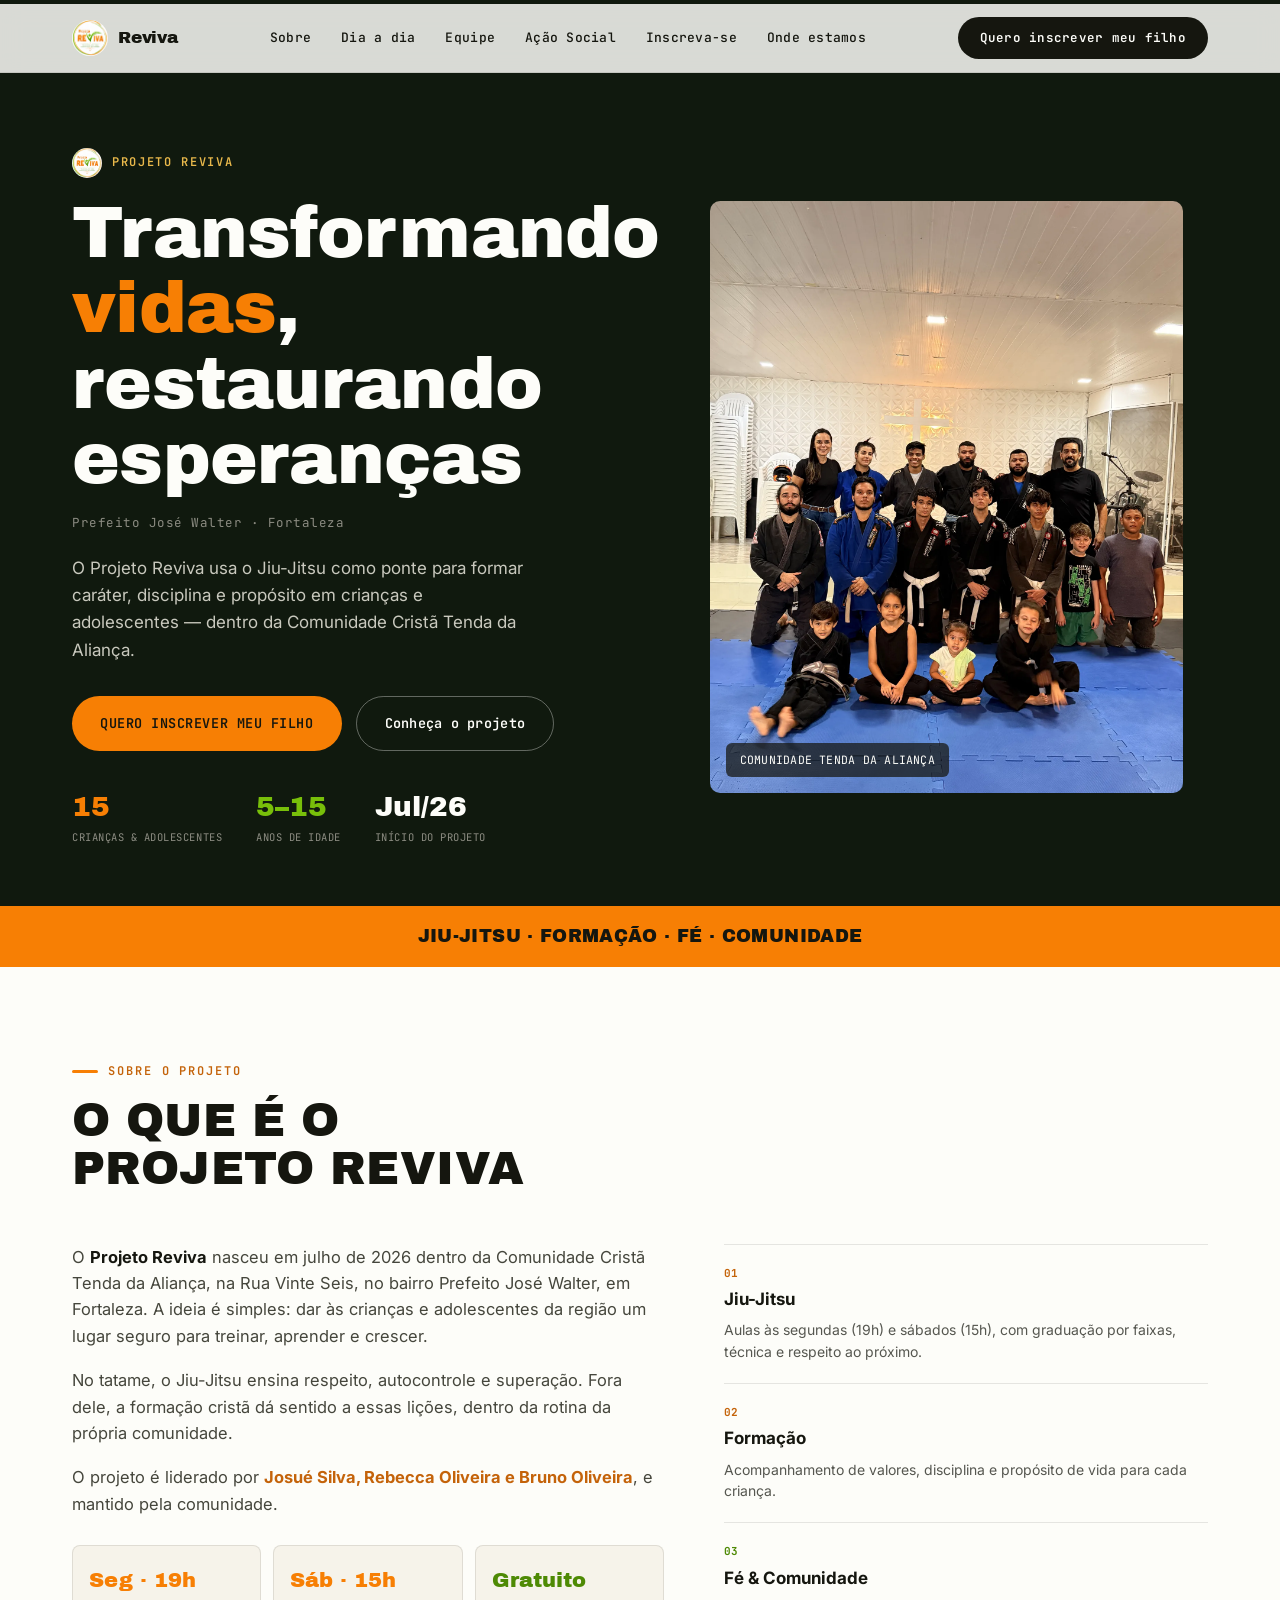
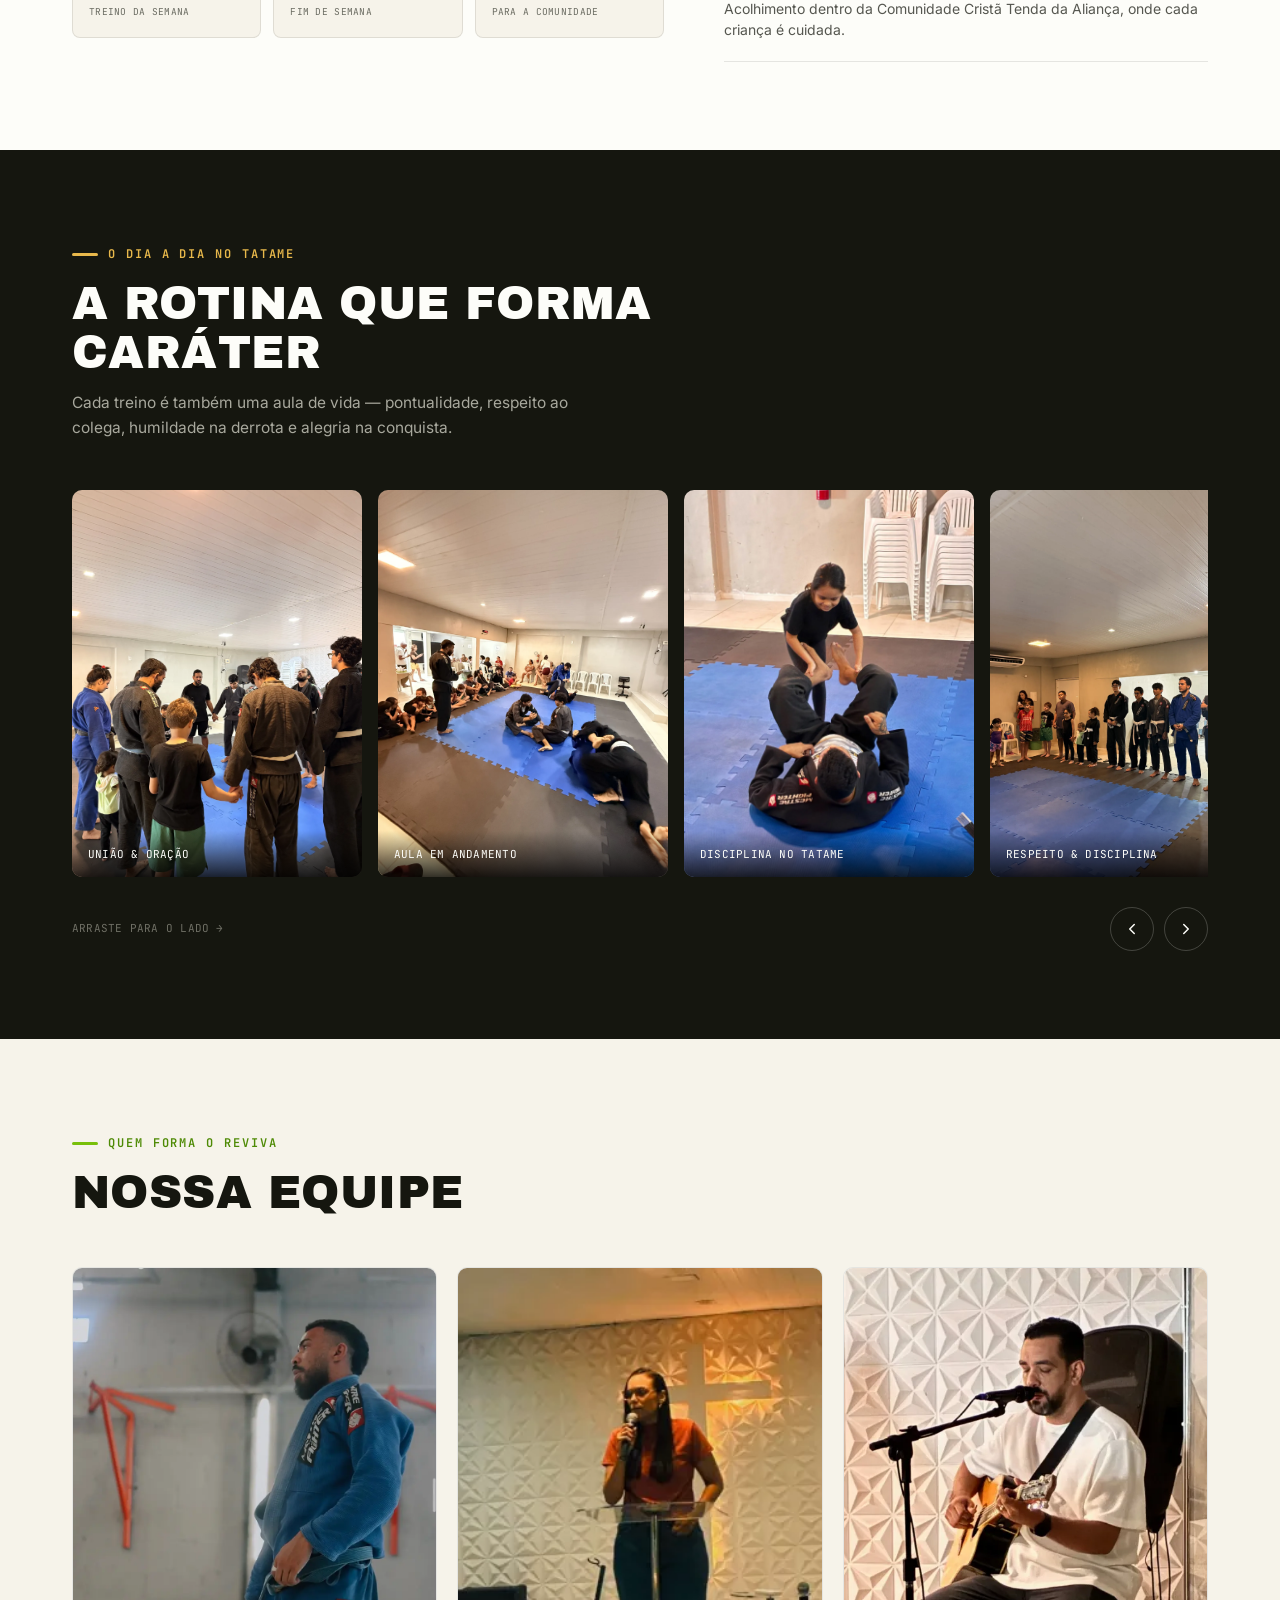
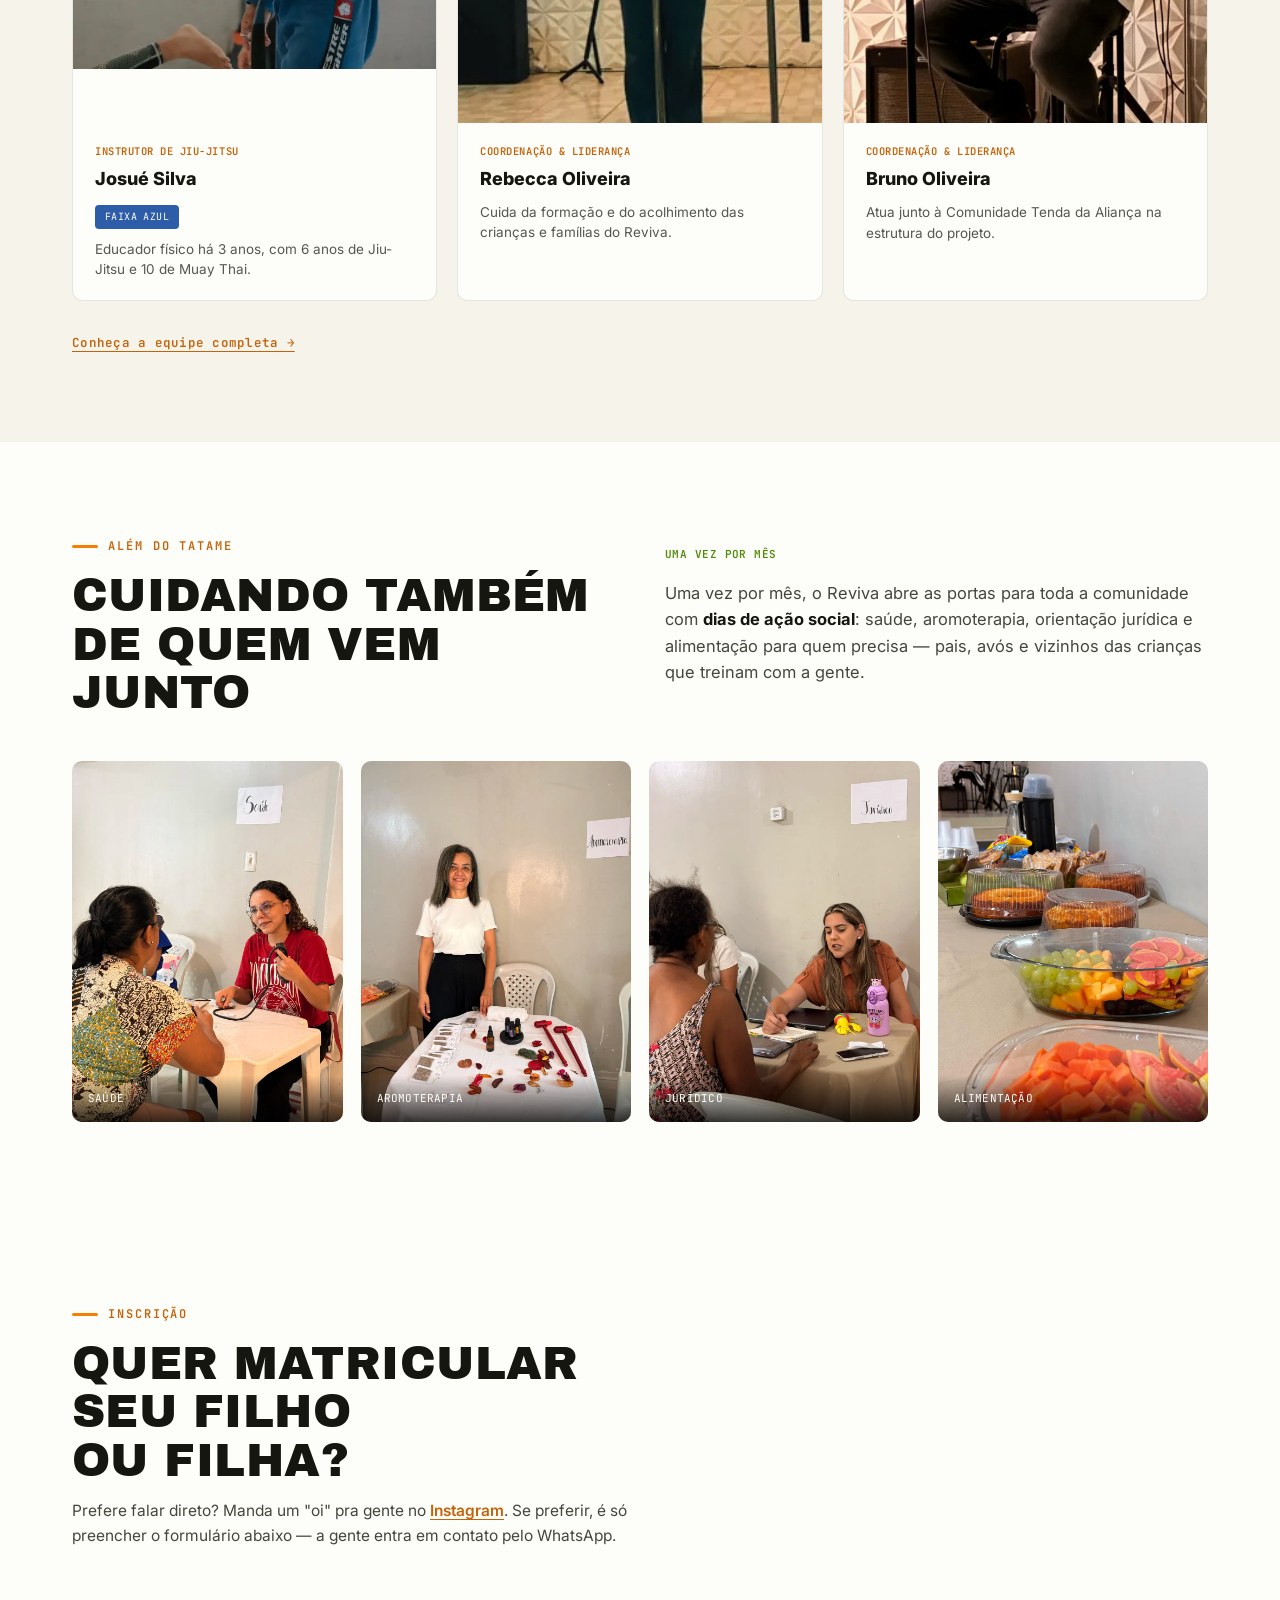
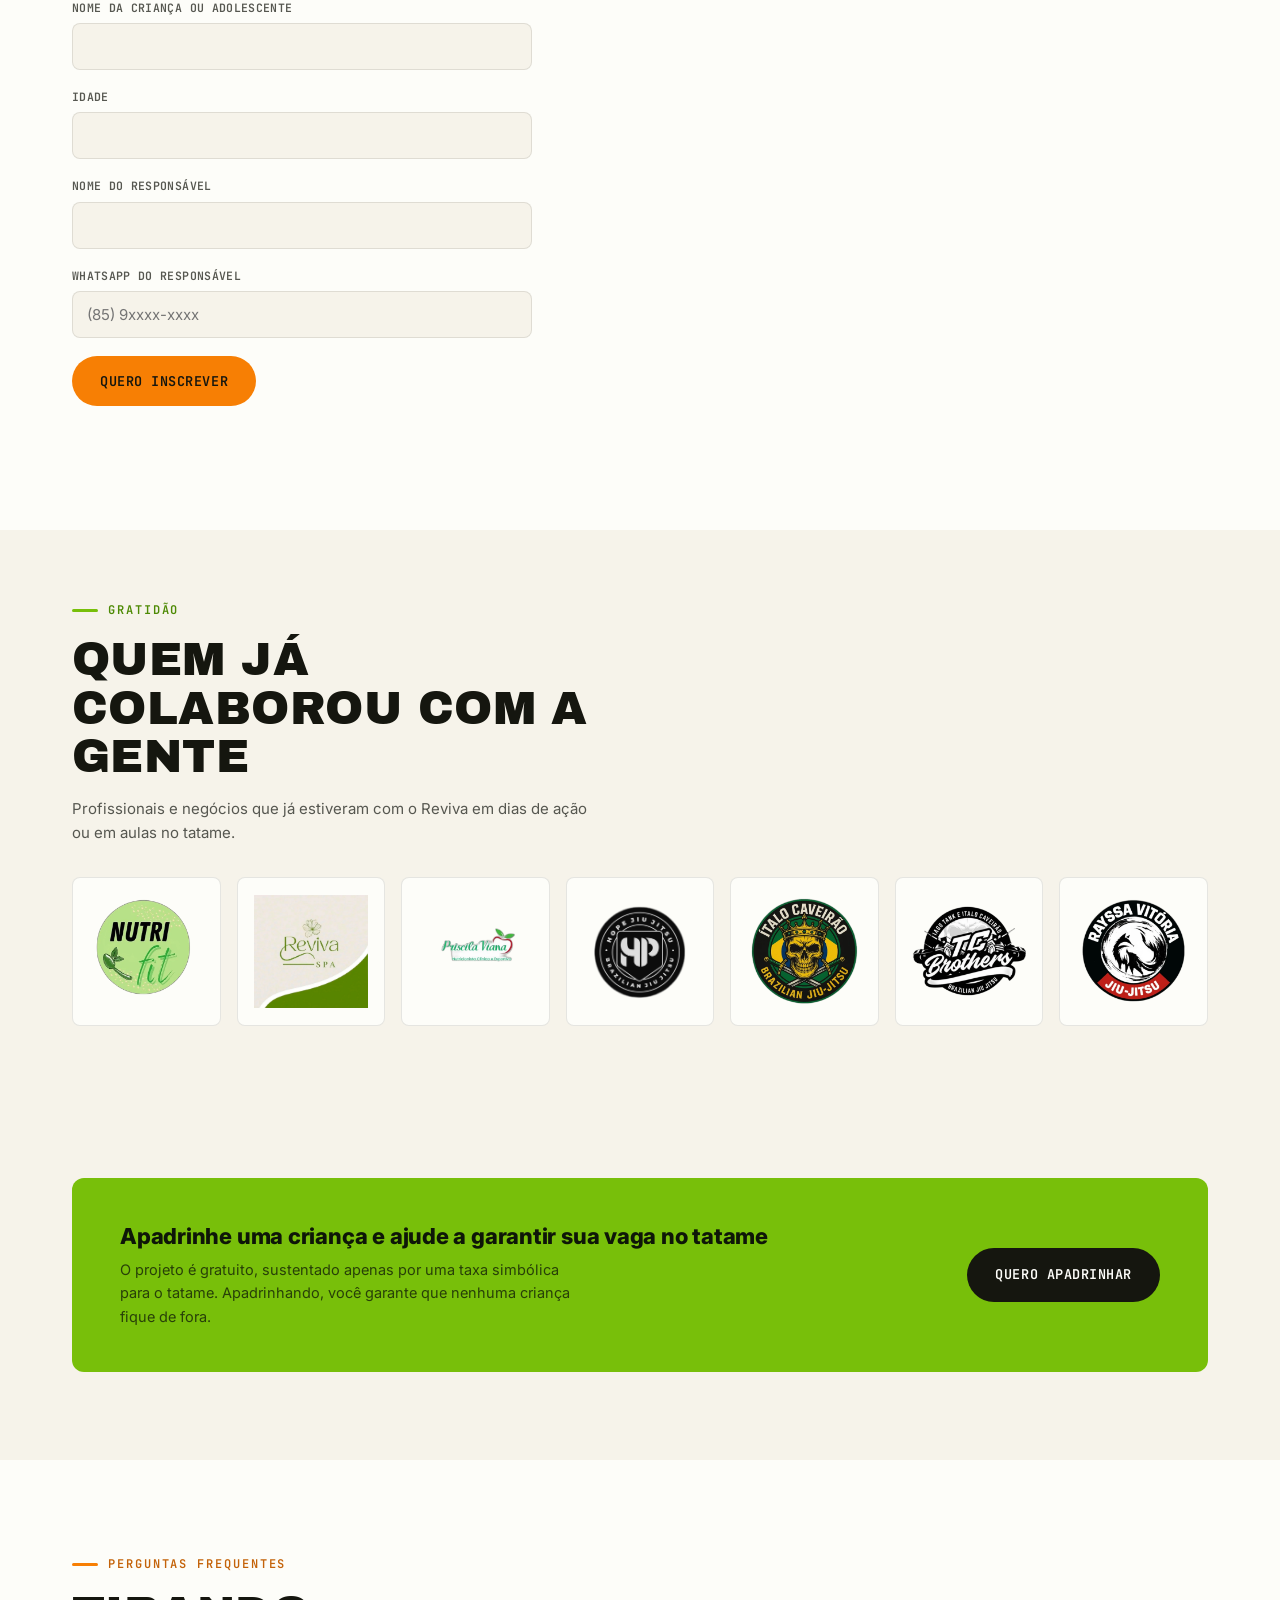
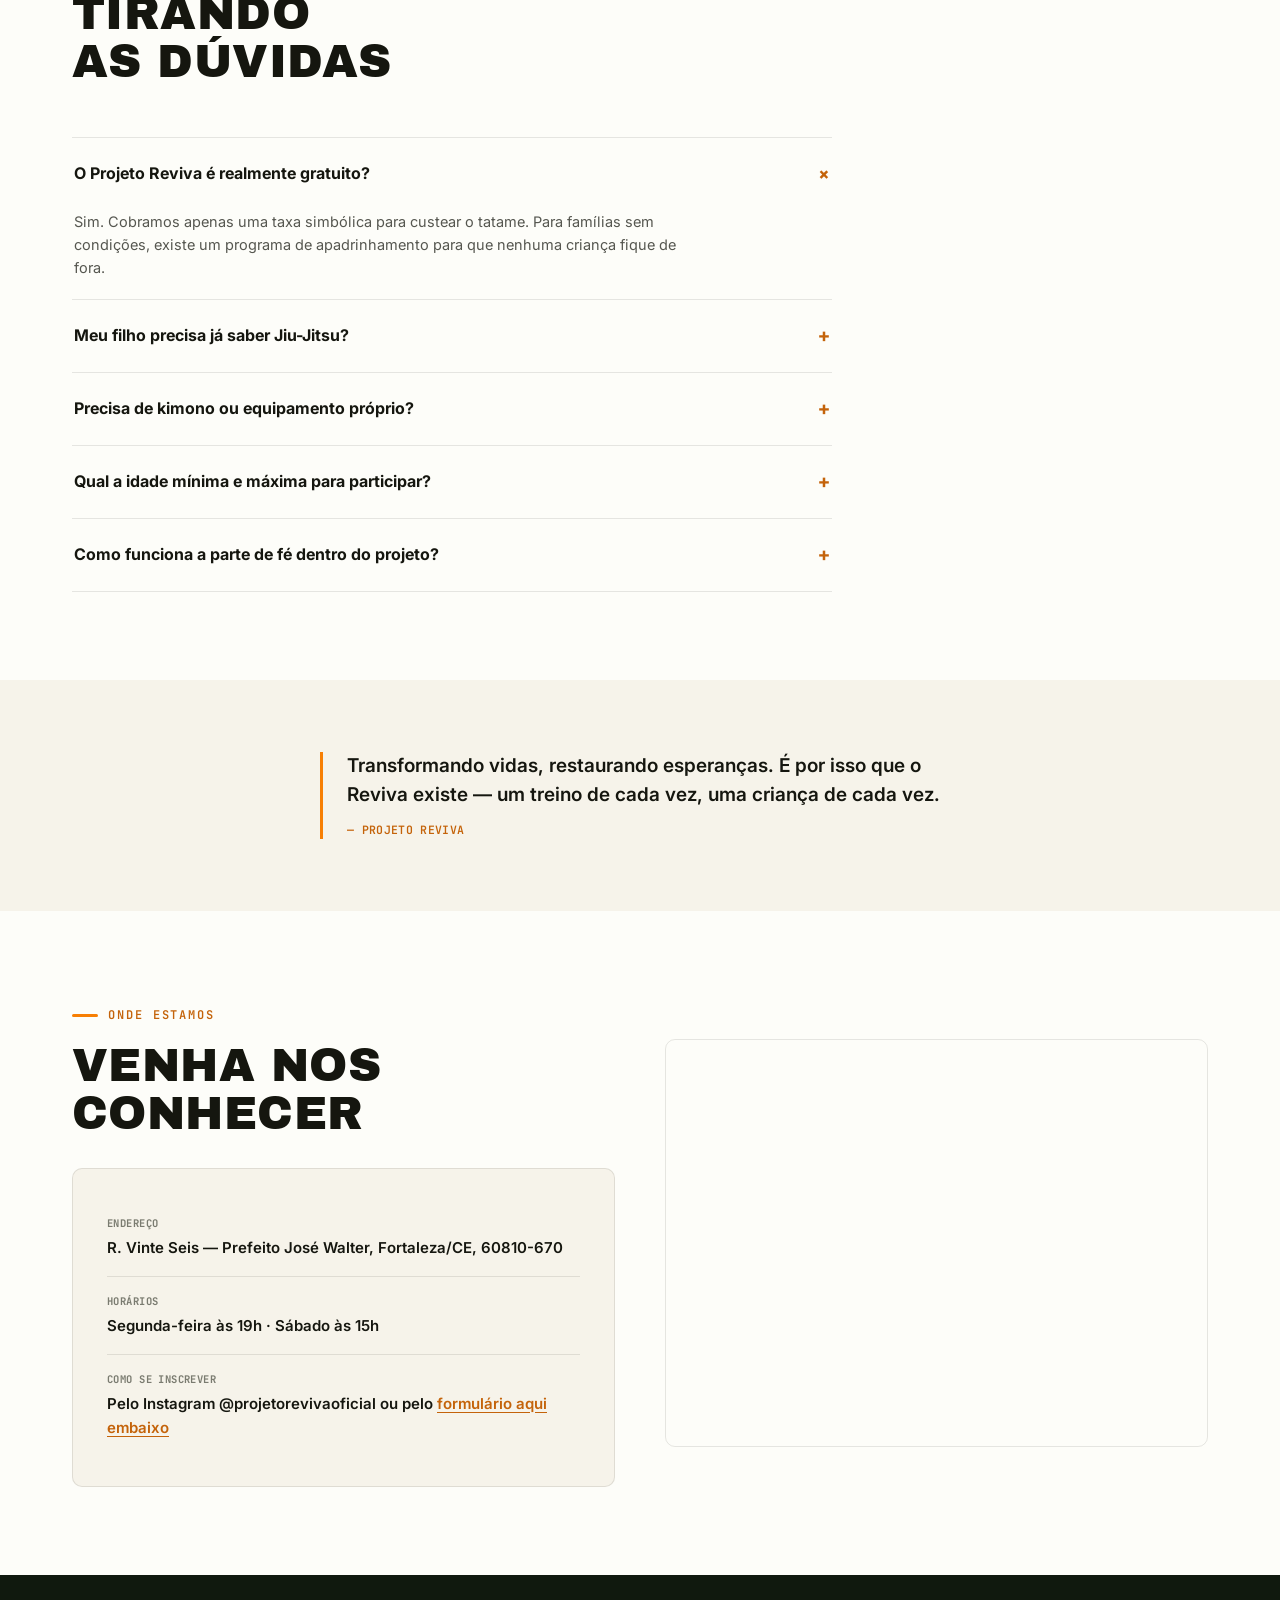
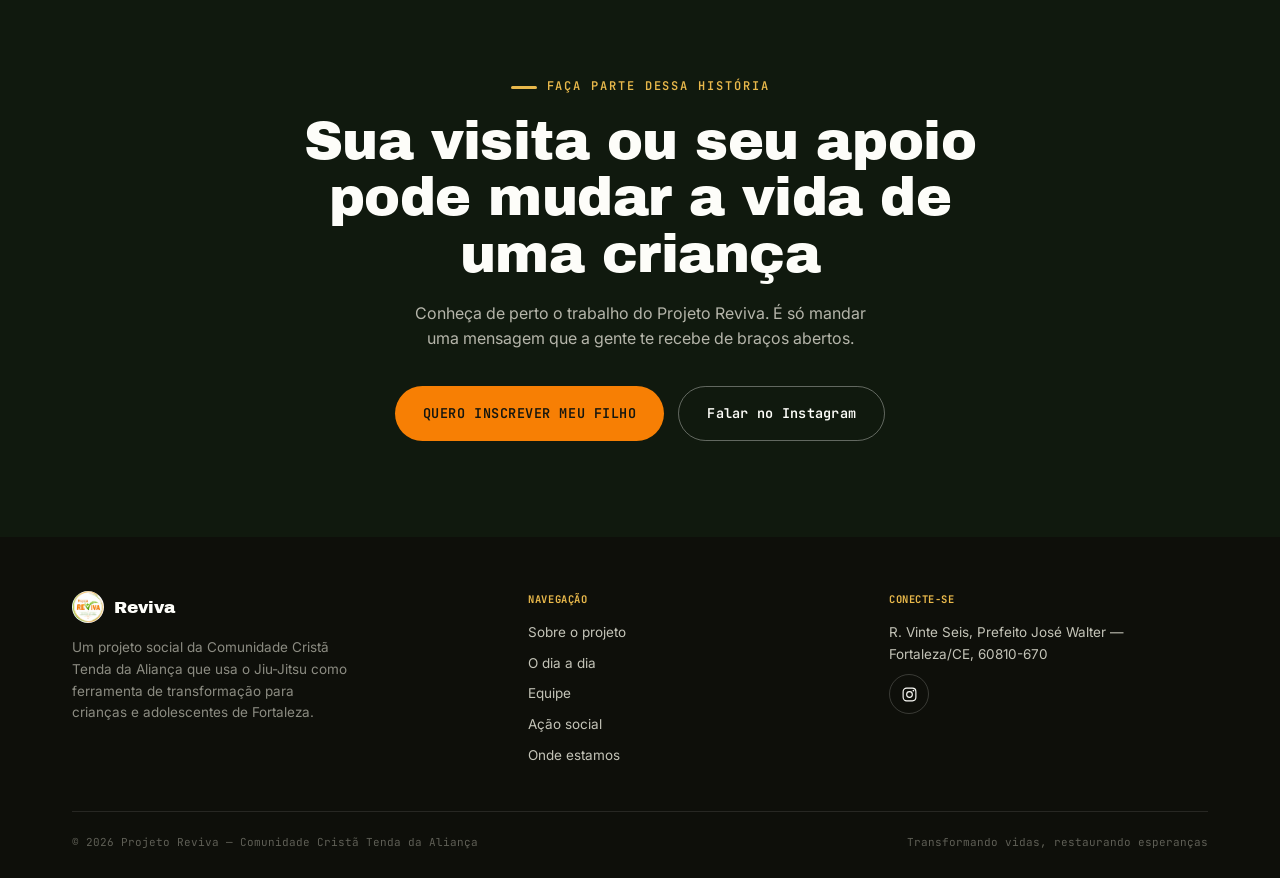
<file: index.html>
<!DOCTYPE html>
<html lang="pt-BR">
<head>
<meta charset="UTF-8">
<meta name="viewport" content="width=device-width, initial-scale=1.0, viewport-fit=cover">
<title>Projeto Reviva — Transformando vidas, restaurando esperanças</title>
<meta name="description" content="Projeto Reviva: Jiu-Jitsu, formação e fé para crianças e adolescentes em Fortaleza. Uma iniciativa da Comunidade Cristã Tenda da Aliança.">

<meta property="og:type" content="website">
<meta property="og:title" content="Projeto Reviva — Transformando vidas, restaurando esperanças">
<meta property="og:description" content="Jiu-Jitsu, formação e fé para crianças e adolescentes em Fortaleza. Conheça o Projeto Reviva.">
<meta property="og:image" content="https://projetoreviva.vercel.app/img/grupo-completo-cruz.jpg">
<meta property="og:locale" content="pt_BR">
<meta name="twitter:card" content="summary_large_image">
<meta name="twitter:title" content="Projeto Reviva — Transformando vidas, restaurando esperanças">
<meta name="twitter:description" content="Jiu-Jitsu, formação e fé para crianças e adolescentes em Fortaleza.">
<meta name="twitter:image" content="https://projetoreviva.vercel.app/img/grupo-completo-cruz.jpg">

<link rel="icon" type="image/png" href="img/logo-reviva-small.png">
<link rel="canonical" href="https://projetoreviva.vercel.app/">
<link rel="preload" as="image" href="img/grupo-completo-cruz.webp" type="image/webp">
<link rel="preconnect" href="https://fonts.googleapis.com">
<link rel="preconnect" href="https://fonts.gstatic.com" crossorigin>
<link href="https://fonts.googleapis.com/css2?family=Archivo+Black&family=Inter:wght@400;500;600;700;800;900&family=JetBrains+Mono:wght@400;500;600&display=swap" rel="stylesheet">
<link rel="stylesheet" href="style.css">
<link rel="stylesheet" href="home.css">
</head>
<body>

<div class="belt-progress" id="beltProgress"></div>

<header>
  <div class="header-inner wrap">
    <a href="/" class="logo" aria-label="Página inicial do Projeto Reviva">
      <img src="img/logo-reviva-small.png" alt="Logo Projeto Reviva">
      <span class="logo-text">Reviva</span>
    </a>
    <nav class="desktop-nav">
      <a href="#sobre">Sobre</a>
      <a href="#dia-a-dia">Dia a dia</a>
      <a href="/equipe">Equipe</a>
      <a href="#acao-social">Ação Social</a>
      <a href="#inscricao">Inscreva-se</a>
      <a href="#local">Onde estamos</a>
    </nav>
    <a class="header-cta desktop-only" href="#inscricao">Quero inscrever meu filho</a>
    <button class="menu-toggle" id="menuToggle" aria-label="Abrir menu" aria-expanded="false" aria-controls="mobileMenu">
      <svg class="icon-open" viewBox="0 0 24 24" fill="none"><path d="M4 7h16M4 12h16M4 17h16" stroke="#15160F" stroke-width="2" stroke-linecap="round"/></svg>
      <svg class="icon-close" viewBox="0 0 24 24" fill="none"><path d="M6 6l12 12M18 6L6 18" stroke="#15160F" stroke-width="2" stroke-linecap="round"/></svg>
    </button>
  </div>
</header>

<div class="mobile-menu" id="mobileMenu">
  <nav>
    <a href="#sobre" class="mm-link">Sobre</a>
    <a href="#dia-a-dia" class="mm-link">Dia a dia</a>
    <a href="/equipe" class="mm-link">Equipe</a>
    <a href="#acao-social" class="mm-link">Ação Social</a>
    <a href="#inscricao" class="mm-link">Inscreva-se</a>
    <a href="#local" class="mm-link">Onde estamos</a>
  </nav>
  <a href="#inscricao" class="btn btn-primary mm-link">Quero inscrever meu filho</a>
  <p class="mobile-menu-footer mt-32">Comunidade Cristã Tenda da Aliança<br>Fortaleza · CE</p>
</div>

<a href="#inscricao" class="floating-cta" id="floatingCta">
  Inscrever meu filho →
</a>

<main>

  <section class="hero">
    <div class="wrap hero-grid">
      <div class="hero-content reveal">
        <div class="hero-kicker">
          <img src="img/logo-reviva-small.png" alt="">
          <span>Projeto Reviva</span>
        </div>
        <h1 class="hero-title">
          Transformando <span class="hi">vidas</span>,<br>
          restaurando esperanças
        </h1>
        <p class="hero-location">Prefeito José Walter · Fortaleza</p>
        <p class="hero-sub">
          O Projeto Reviva usa o Jiu-Jitsu como ponte para formar caráter, disciplina e propósito em crianças e adolescentes — dentro da Comunidade Cristã Tenda da Aliança.
        </p>
        <div class="hero-actions">
          <a href="#inscricao" class="btn btn-primary">Quero inscrever meu filho</a>
          <a href="#sobre" class="btn btn-outline-light">Conheça o projeto</a>
        </div>
        <div class="hero-stats">
          <div><div class="stat-num">15</div><div class="stat-label">Crianças &amp; adolescentes</div></div>
          <div><div class="stat-num">5–15</div><div class="stat-label">Anos de idade</div></div>
          <div><div class="stat-num">Jul/26</div><div class="stat-label">Início do projeto</div></div>
        </div>
      </div>

      <div class="hero-visual reveal">
        <div class="hero-photo">
          <picture>
            <source srcset="img/grupo-completo-cruz.webp" type="image/webp">
            <img src="img/grupo-completo-cruz.jpg" alt="Grupo de crianças, adolescentes e instrutores do Projeto Reviva reunidos na Comunidade Cristã Tenda da Aliança" loading="eager">
          </picture>
          <div class="hero-photo-badge">Comunidade Tenda da Aliança</div>
        </div>
      </div>
    </div>
  </section>

  <div class="faixa-texto">
    <p>Jiu-Jitsu · Formação · Fé · Comunidade</p>
  </div>

  <section class="sobre" id="sobre">
    <div class="wrap">
      <div class="section-head reveal">
        <span class="eyebrow">Sobre o projeto</span>
        <h2 class="section-title">O que é o<br>Projeto Reviva</h2>
      </div>
      <div class="sobre-grid">
        <div class="sobre-text reveal">
          <p>O <strong>Projeto Reviva</strong> nasceu em julho de 2026 dentro da Comunidade Cristã Tenda da Aliança, na Rua Vinte Seis, no bairro Prefeito José Walter, em Fortaleza. A ideia é simples: dar às crianças e adolescentes da região um lugar seguro para treinar, aprender e crescer.</p>
          <p>No tatame, o Jiu-Jitsu ensina respeito, autocontrole e superação. Fora dele, a formação cristã dá sentido a essas lições, dentro da rotina da própria comunidade.</p>
          <p>O projeto é liderado por <strong class="o">Josué Silva, Rebecca Oliveira e Bruno Oliveira</strong>, e mantido pela comunidade.</p>
          <div class="stat-strip">
            <div class="stat-strip-item"><div class="n">Seg · 19h</div><div class="l">Treino da semana</div></div>
            <div class="stat-strip-item"><div class="n">Sáb · 15h</div><div class="l">Fim de semana</div></div>
            <div class="stat-strip-item"><div class="n">Gratuito</div><div class="l">Para a comunidade</div></div>
          </div>
        </div>
        <div class="pilar-stack">
          <div class="pilar"><div class="num">01</div><h4>Jiu-Jitsu</h4><p>Aulas às segundas (19h) e sábados (15h), com graduação por faixas, técnica e respeito ao próximo.</p></div>
          <div class="pilar"><div class="num">02</div><h4>Formação</h4><p>Acompanhamento de valores, disciplina e propósito de vida para cada criança.</p></div>
          <div class="pilar"><div class="num">03</div><h4>Fé &amp; Comunidade</h4><p>Acolhimento dentro da Comunidade Cristã Tenda da Aliança, onde cada criança é cuidada.</p></div>
        </div>
      </div>
    </div>
  </section>

  <section class="galeria" id="dia-a-dia">
    <div class="wrap">
      <div class="section-head reveal">
        <span class="eyebrow on-dark">O dia a dia no tatame</span>
        <h2 class="section-title text-paper">A rotina que forma<br>caráter</h2>
        <p class="galeria-sub">Cada treino é também uma aula de vida — pontualidade, respeito ao colega, humildade na derrota e alegria na conquista.</p>
      </div>

      <div class="carousel reveal">
        <div class="carousel-track" id="carouselTrack" role="region" aria-label="Galeria de fotos do dia a dia" aria-live="polite">
          <div class="carousel-slide">
            <picture><source srcset="img/roda-maos-dadas.webp" type="image/webp"><img src="img/roda-maos-dadas.jpg" alt="Alunos e instrutores de mãos dadas em roda de oração no Projeto Reviva" loading="lazy"></picture>
            <div class="carousel-caption">União &amp; oração</div>
          </div>
          <div class="carousel-slide">
            <picture><source srcset="img/aula-tatame-cheio.webp" type="image/webp"><img src="img/aula-tatame-cheio.jpg" alt="Aula de Jiu-Jitsu em andamento com o tatame cheio de alunos" loading="lazy"></picture>
            <div class="carousel-caption">Aula em andamento</div>
          </div>
          <div class="carousel-slide">
            <picture><source srcset="img/foto-tecnica.webp" type="image/webp"><img src="img/foto-tecnica.jpg" alt="Instrutor ensinando técnica de Jiu-Jitsu a uma aluna" loading="lazy"></picture>
            <div class="carousel-caption">Disciplina no tatame</div>
          </div>
          <div class="carousel-slide">
            <picture><source srcset="img/grupo-tatame-fila.webp" type="image/webp"><img src="img/grupo-tatame-fila.jpg" alt="Alunos e instrutores perfilados no tatame do Projeto Reviva" loading="lazy"></picture>
            <div class="carousel-caption">Respeito &amp; disciplina</div>
          </div>
          <div class="carousel-slide">
            <picture><source srcset="img/lideres-conversando.webp" type="image/webp"><img src="img/lideres-conversando.jpg" alt="Instrutores e líderes do Projeto Reviva conversando com o grupo" loading="lazy"></picture>
            <div class="carousel-caption">Nossa equipe</div>
          </div>
        </div>
        <div class="carousel-nav">
          <span class="carousel-hint">Arraste para o lado →</span>
          <div class="carousel-btns">
            <button class="carousel-btn" id="prevBtn" aria-label="Slide anterior"><svg viewBox="0 0 24 24" fill="none"><path d="M15 18l-6-6 6-6" stroke="currentColor" stroke-width="2" stroke-linecap="round" stroke-linejoin="round"/></svg></button>
            <button class="carousel-btn" id="nextBtn" aria-label="Próximo slide"><svg viewBox="0 0 24 24" fill="none"><path d="M9 18l6-6-6-6" stroke="currentColor" stroke-width="2" stroke-linecap="round" stroke-linejoin="round"/></svg></button>
          </div>
        </div>
      </div>
    </div>
  </section>

  <section class="equipe" id="equipe">
    <div class="wrap">
      <div class="section-head reveal">
        <span class="eyebrow">Quem forma o Reviva</span>
        <h2 class="section-title">Nossa equipe</h2>
      </div>
      <div class="equipe-grid reveal">
        <div class="membro-card">
          <div class="membro-photo">
            <picture><source srcset="img/foto-josue-individual.webp" type="image/webp"><img src="img/foto-josue-individual.jpg" alt="Josué Silva, instrutor do Projeto Reviva"></picture>
          </div>
          <div class="membro-body">
            <div class="membro-role">Instrutor de Jiu-Jitsu</div>
            <div class="membro-name">Josué Silva</div>
            <span class="membro-belt">Faixa Azul</span>
            <p class="bio">Educador físico há 3 anos, com 6 anos de Jiu-Jitsu e 10 de Muay Thai.</p>
          </div>
        </div>
        <div class="membro-card">
          <div class="membro-photo">
            <picture><source srcset="img/rebecca-sabino.webp" type="image/webp"><img src="img/rebecca-sabino.jpg" alt="Rebecca Oliveira, coordenação e liderança do Projeto Reviva"></picture>
          </div>
          <div class="membro-body">
            <div class="membro-role">Coordenação &amp; Liderança</div>
            <div class="membro-name">Rebecca Oliveira</div>
            <p class="bio">Cuida da formação e do acolhimento das crianças e famílias do Reviva.</p>
          </div>
        </div>
        <div class="membro-card">
          <div class="membro-photo">
            <picture><source srcset="img/bruno-oliveira.webp" type="image/webp"><img src="img/bruno-oliveira.jpg" alt="Bruno Oliveira, coordenação e liderança do Projeto Reviva"></picture>
          </div>
          <div class="membro-body">
            <div class="membro-role">Coordenação &amp; Liderança</div>
            <div class="membro-name">Bruno Oliveira</div>
            <p class="bio">Atua junto à Comunidade Tenda da Aliança na estrutura do projeto.</p>
          </div>
        </div>
      </div>
      <a class="equipe-link" href="/equipe">Conheça a equipe completa →</a>
    </div>
  </section>

  <section class="acao-social" id="acao-social">
    <div class="wrap">
      <div class="acao-intro reveal">
        <div>
          <span class="eyebrow">Além do tatame</span>
          <h2 class="section-title">Cuidando também<br>de quem vem junto</h2>
        </div>
        <div>
          <span class="acao-label">Uma vez por mês</span>
          <p>Uma vez por mês, o Reviva abre as portas para toda a comunidade com <strong>dias de ação social</strong>: saúde, aromoterapia, orientação jurídica e alimentação para quem precisa — pais, avós e vizinhos das crianças que treinam com a gente.</p>
        </div>
      </div>

      <div class="acao-grid reveal">
        <div class="acao-card"><picture><source srcset="img/acao-social-saude.webp" type="image/webp"><img src="img/acao-social-saude.jpg" alt="Aferição de pressão em morador da comunidade durante ação social do Projeto Reviva" loading="lazy"></picture><div class="acao-caption">Saúde</div></div>
        <div class="acao-card"><picture><source srcset="img/acao-social-aromoterapia.webp" type="image/webp"><img src="img/acao-social-aromoterapia.jpg" alt="Mesa de aromoterapia em dia de ação social do Projeto Reviva" loading="lazy"></picture><div class="acao-caption">Aromoterapia</div></div>
        <div class="acao-card"><picture><source srcset="img/acao-social-juridico.webp" type="image/webp"><img src="img/acao-social-juridico.jpg" alt="Atendimento jurídico gratuito em dia de ação social do Projeto Reviva" loading="lazy"></picture><div class="acao-caption">Jurídico</div></div>
        <div class="acao-card"><picture><source srcset="img/acao-social-alimentacao.webp" type="image/webp"><img src="img/acao-social-alimentacao.jpg" alt="Mesa de frutas e lanche servida em dia de ação social do Projeto Reviva" loading="lazy"></picture><div class="acao-caption">Alimentação</div></div>
      </div>
    </div>
  </section>

  <section class="inscricao" id="inscricao">
    <div class="wrap">
      <div class="section-head reveal">
        <span class="eyebrow">Inscrição</span>
        <h2 class="section-title">Quer matricular seu filho<br>ou filha?</h2>
        <p class="inscricao-sub">Prefere falar direto? Manda um "oi" pra gente no <a href="https://www.instagram.com/projetorevivaoficial" target="_blank" rel="noopener" class="link-inline">Instagram</a>. Se preferir, é só preencher o formulário abaixo — a gente entra em contato pelo WhatsApp.</p>
      </div>
      <form id="inscricaoForm" class="inscricao-form reveal" novalidate>
        <div class="form-row">
          <label for="nomeCrianca">Nome da criança ou adolescente</label>
          <input type="text" id="nomeCrianca" name="nome_crianca" required maxlength="100" autocomplete="off">
        </div>
        <div class="form-row">
          <label for="idade">Idade</label>
          <input type="number" id="idade" name="idade" min="5" max="17" required>
        </div>
        <div class="form-row">
          <label for="nomeResponsavel">Nome do responsável</label>
          <input type="text" id="nomeResponsavel" name="nome_responsavel" required maxlength="100" autocomplete="off">
        </div>
        <div class="form-row">
          <label for="telefone">WhatsApp do responsável</label>
          <input type="tel" id="telefone" name="telefone_whatsapp" required placeholder="(85) 9xxxx-xxxx" autocomplete="off">
        </div>
        <button type="submit" class="btn btn-primary" id="inscricaoSubmit">Quero inscrever</button>
        <p id="inscricaoMsg" class="inscricao-msg" role="status" aria-live="polite"></p>
      </form>
    </div>
  </section>

  <section class="colaboradores">
    <div class="wrap">
      <div class="section-head reveal mb-36">
        <span class="eyebrow">Gratidão</span>
        <h2 class="section-title">Quem já<br>colaborou com a gente</h2>
      </div>
      <p class="colab-sub reveal">Profissionais e negócios que já estiveram com o Reviva em dias de ação ou em aulas no tatame.</p>
      <div class="colab-grid reveal">
        <div class="colab-item">
          <picture><source srcset="img/colab-nutrifit.webp" type="image/webp"><img src="img/colab-nutrifit.jpg" alt="NutriFit"></picture>
        </div>
        <div class="colab-item">
          <picture><source srcset="img/colab-reviva-spa.webp" type="image/webp"><img src="img/colab-reviva-spa.jpg" alt="Reviva Spa"></picture>
        </div>
        <div class="colab-item">
          <picture><source srcset="img/colab-priscila-viana.webp" type="image/webp"><img src="img/colab-priscila-viana.jpg" alt="Priscila Viana Nutricionista Clínica e Esportiva"></picture>
        </div>
        <div class="colab-item">
          <picture><source srcset="img/colab-hope-jiujitsu.webp" type="image/webp"><img src="img/colab-hope-jiujitsu.jpg" alt="Hope Jiu Jitsu"></picture>
        </div>
        <div class="colab-item">
          <picture><source srcset="img/colab-italo-caveirao.webp" type="image/webp"><img src="img/colab-italo-caveirao.jpg" alt="Ítalo Caveirão Brazilian Jiu-Jitsu"></picture>
        </div>
        <div class="colab-item">
          <picture><source srcset="img/colab-tc-brothers.webp" type="image/webp"><img src="img/colab-tc-brothers.jpg" alt="TC Brothers Brazilian Jiu Jitsu"></picture>
        </div>
        <div class="colab-item">
          <picture><source srcset="img/colab-rayssa-vitoria.webp" type="image/webp"><img src="img/colab-rayssa-vitoria.jpg" alt="Rayssa Vitória Jiu-Jitsu"></picture>
        </div>
      </div>
    </div>
  </section>

  <section class="apadrinhar">
    <div class="wrap">
      <div class="apadrinhar-box reveal">
        <div>
          <h3>Apadrinhe uma criança e ajude a garantir sua vaga no tatame</h3>
          <p>O projeto é gratuito, sustentado apenas por uma taxa simbólica para o tatame. Apadrinhando, você garante que nenhuma criança fique de fora.</p>
        </div>
        <a href="https://www.instagram.com/projetorevivaoficial" target="_blank" rel="noopener" class="btn btn-solid-dark">Quero apadrinhar</a>
      </div>
    </div>
  </section>

  <section class="faq">
    <div class="wrap">
      <div class="section-head reveal">
        <span class="eyebrow">Perguntas frequentes</span>
        <h2 class="section-title">Tirando<br>as dúvidas</h2>
      </div>
      <div class="faq-list reveal">
        <div class="faq-item open">
          <div class="faq-question" role="button" tabindex="0" aria-expanded="true"><span>O Projeto Reviva é realmente gratuito?</span><span class="plus">+</span></div>
          <div class="faq-answer"><p>Sim. Cobramos apenas uma taxa simbólica para custear o tatame. Para famílias sem condições, existe um programa de apadrinhamento para que nenhuma criança fique de fora.</p></div>
        </div>
        <div class="faq-item">
          <div class="faq-question" role="button" tabindex="0" aria-expanded="false"><span>Meu filho precisa já saber Jiu-Jitsu?</span><span class="plus">+</span></div>
          <div class="faq-answer"><p>Não, pelo contrário — a maioria começa do zero. As aulas são pensadas para iniciantes, com graduação por faixas conforme a evolução de cada criança.</p></div>
        </div>
        <div class="faq-item">
          <div class="faq-question" role="button" tabindex="0" aria-expanded="false"><span>Precisa de kimono ou equipamento próprio?</span><span class="plus">+</span></div>
          <div class="faq-answer"><p>Para começar, não. Converse com a gente pelo Instagram que explicamos certinho o que é necessário para as primeiras aulas.</p></div>
        </div>
        <div class="faq-item">
          <div class="faq-question" role="button" tabindex="0" aria-expanded="false"><span>Qual a idade mínima e máxima para participar?</span><span class="plus">+</span></div>
          <div class="faq-answer"><p>Atendemos crianças e adolescentes de 5 a 15 anos, com turmas e treinos adaptados para cada faixa etária.</p></div>
        </div>
        <div class="faq-item">
          <div class="faq-question" role="button" tabindex="0" aria-expanded="false"><span>Como funciona a parte de fé dentro do projeto?</span><span class="plus">+</span></div>
          <div class="faq-answer"><p>O Reviva acontece dentro da Comunidade Cristã Tenda da Aliança, e a formação cristã caminha junto com o esporte — sem excluir ninguém que queira participar do Jiu-Jitsu.</p></div>
        </div>
      </div>
    </div>
  </section>

  <section class="depoimento">
    <div class="wrap">
      <div class="depoimento-box reveal">
        <p class="quote">Transformando vidas, restaurando esperanças. É por isso que o Reviva existe — um treino de cada vez, uma criança de cada vez.</p>
        <p class="author">— Projeto Reviva</p>
      </div>
    </div>
  </section>

  <section class="local" id="local">
    <div class="wrap local-grid">
      <div class="reveal">
        <span class="eyebrow">Onde estamos</span>
        <h2 class="section-title mb-30">Venha nos<br>conhecer</h2>
        <div class="info-card">
          <div class="info-row"><h5>Endereço</h5><p>R. Vinte Seis — Prefeito José Walter, Fortaleza/CE, 60810-670</p></div>
          <div class="info-row"><h5>Horários</h5><p>Segunda-feira às 19h · Sábado às 15h</p></div>
          <div class="info-row"><h5>Como se inscrever</h5><p>Pelo Instagram @projetorevivaoficial ou pelo <a href="#inscricao" class="link-inline">formulário aqui embaixo</a></p></div>
        </div>
      </div>
      <div class="map-embed reveal">
        <iframe
          src="https://www.google.com/maps?q=Rua+Vinte+Seis,+Prefeito+Jos%C3%A9+Walter,+Fortaleza+-+CE,+60810-670&output=embed"
          loading="lazy"
          referrerpolicy="no-referrer-when-downgrade"
          title="Mapa interativo — Localização do Projeto Reviva na Rua Vinte Seis, Prefeito José Walter, Fortaleza - CE, 60810-670. Arraste para navegar ou clique para abrir no Google Maps.">
        </iframe>
      </div>
    </div>
  </section>

  <section class="cta-final">
    <div class="wrap">
      <span class="eyebrow on-dark">Faça parte dessa história</span>
      <h2>Sua visita ou seu apoio pode mudar a vida de uma criança</h2>
      <p class="sub">Conheça de perto o trabalho do Projeto Reviva. É só mandar uma mensagem que a gente te recebe de braços abertos.</p>
      <div class="cta-final-actions">
        <a href="#inscricao" class="btn btn-primary">Quero inscrever meu filho</a>
        <a href="https://www.instagram.com/projetorevivaoficial" target="_blank" rel="noopener" class="btn btn-outline-light">Falar no Instagram</a>
      </div>
    </div>
  </section>

</main>

<footer>
  <div class="wrap">
    <div class="footer-top">
      <div>
        <div class="footer-logo">
          <img src="img/logo-reviva-small.png" alt="Logo Projeto Reviva">
          <span>Reviva</span>
        </div>
        <p class="desc">Um projeto social da Comunidade Cristã Tenda da Aliança que usa o Jiu-Jitsu como ferramenta de transformação para crianças e adolescentes de Fortaleza.</p>
      </div>
      <div class="footer-col">
        <h5>Navegação</h5>
        <a href="#sobre">Sobre o projeto</a>
        <a href="#dia-a-dia">O dia a dia</a>
        <a href="/equipe">Equipe</a>
        <a href="#acao-social">Ação social</a>
        <a href="#local">Onde estamos</a>
      </div>
      <div class="footer-col">
        <h5>Conecte-se</h5>
        <p>R. Vinte Seis, Prefeito José Walter — Fortaleza/CE, 60810-670</p>
        <div class="social-row">
          <a href="https://www.instagram.com/projetorevivaoficial" target="_blank" rel="noopener" aria-label="Instagram do Projeto Reviva">
            <svg viewBox="0 0 24 24" fill="none"><rect x="3" y="3" width="18" height="18" rx="5" stroke="#FDFDF9" stroke-width="1.6"/><circle cx="12" cy="12" r="4" stroke="#FDFDF9" stroke-width="1.6"/><circle cx="17.5" cy="6.5" r="1.2" fill="#FDFDF9"/></svg>
          </a>
        </div>
      </div>
    </div>
    <div class="footer-bottom">
      <span>© 2026 Projeto Reviva — Comunidade Cristã Tenda da Aliança</span>
      <span>Transformando vidas, restaurando esperanças</span>
    </div>
  </div>
</footer>

<script src="app.js"></script>
</body>
</html>
</file>
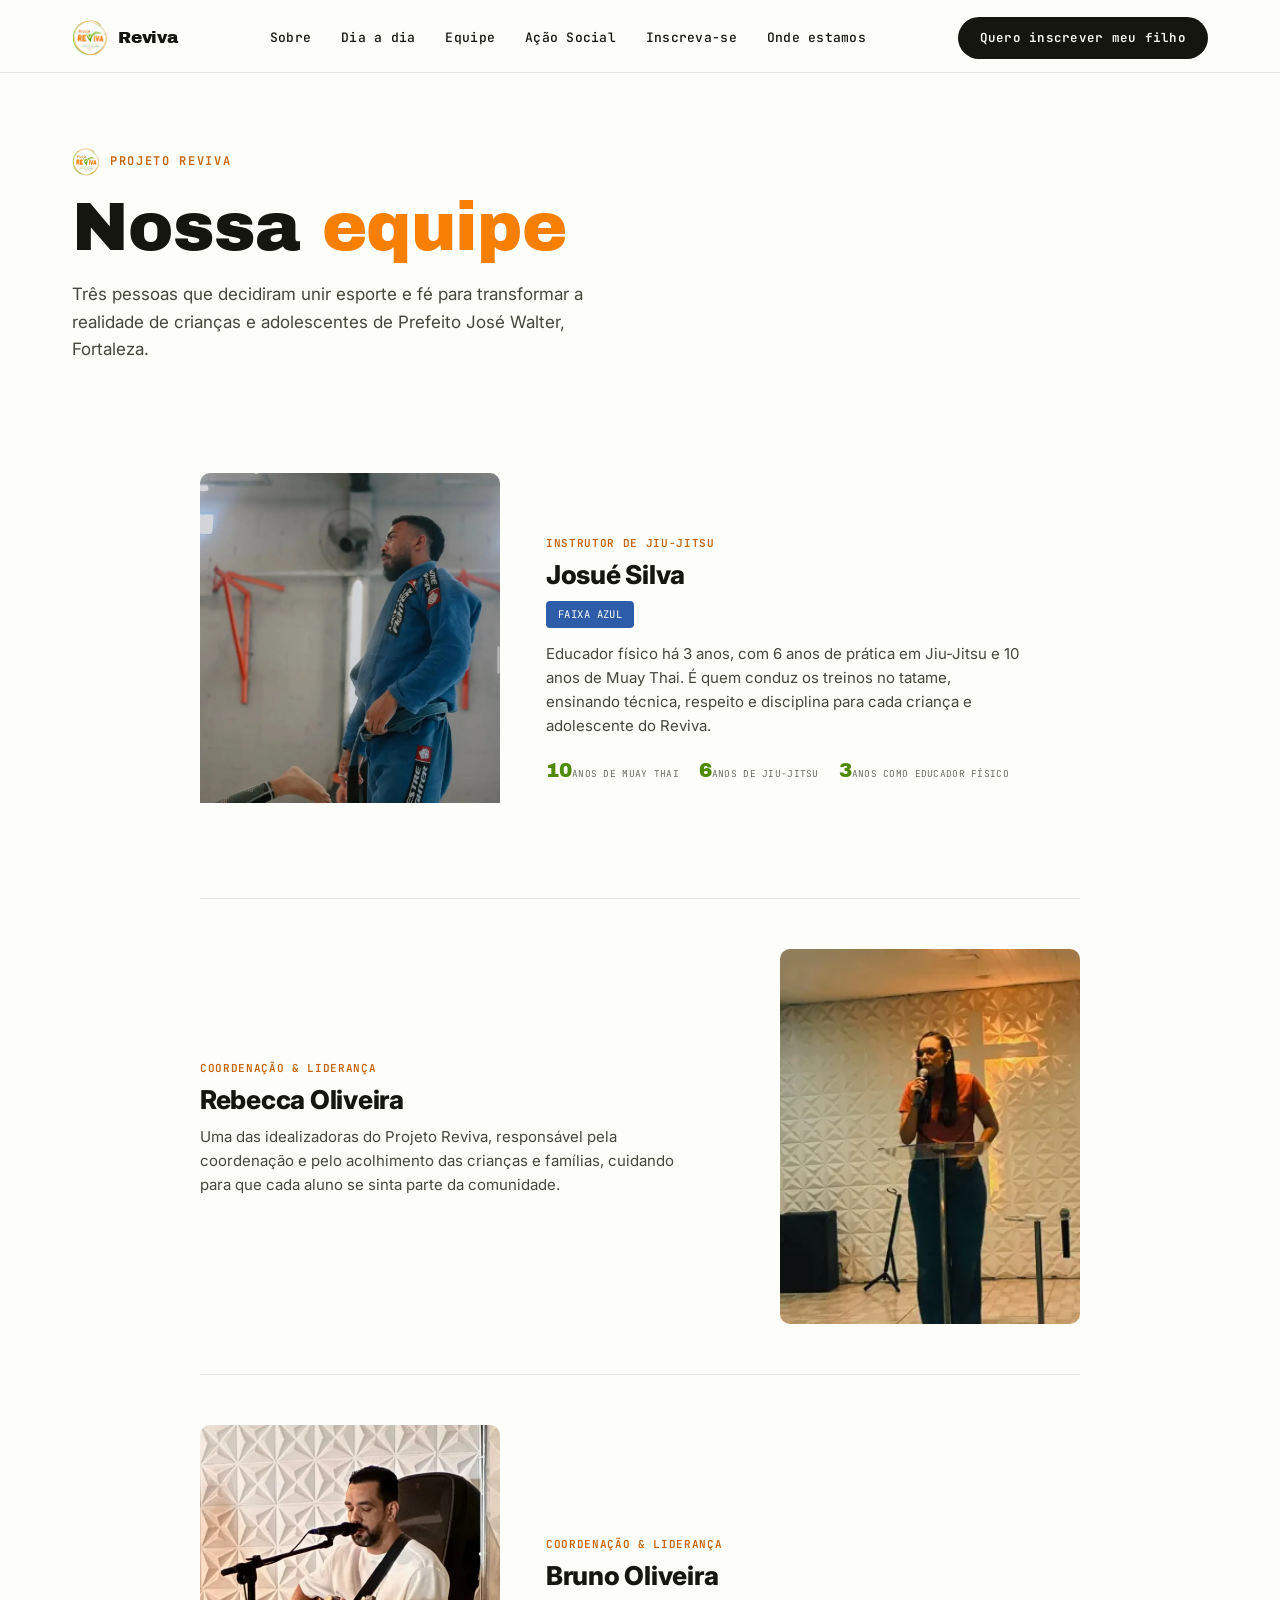
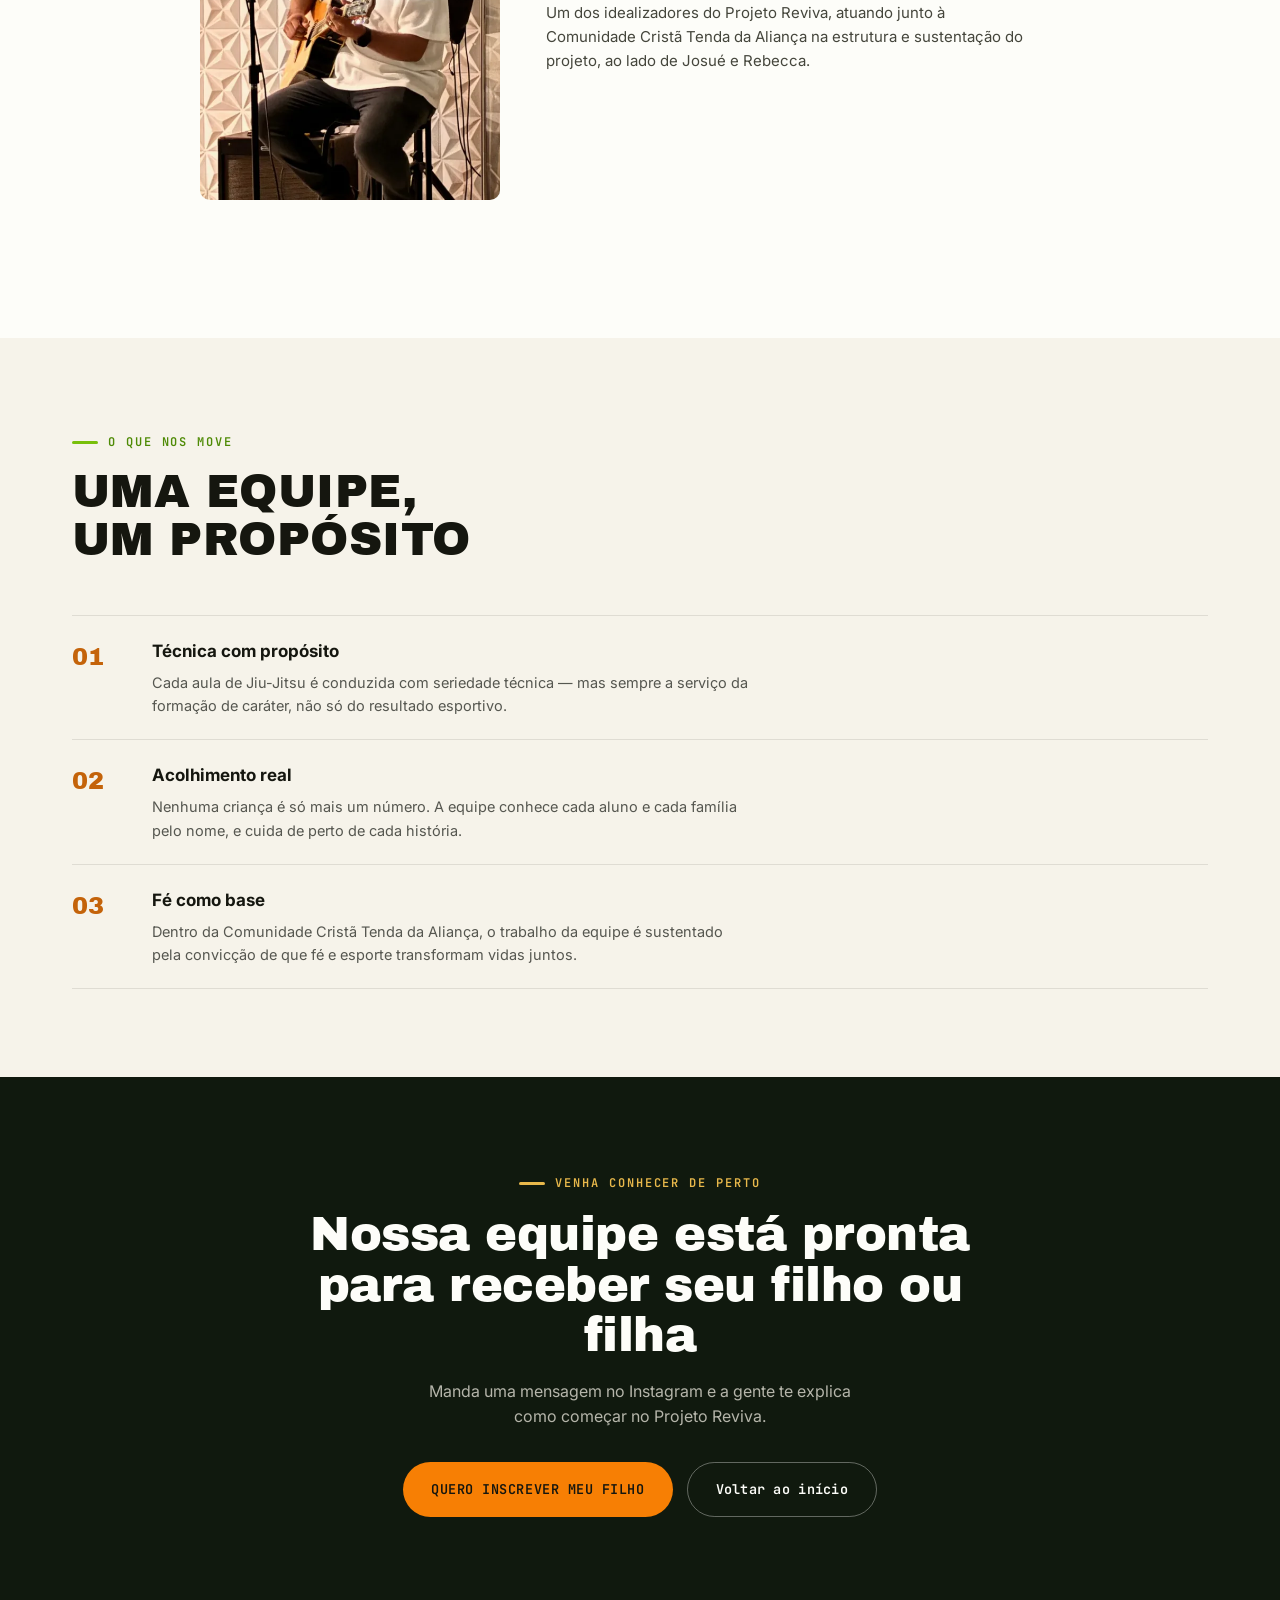
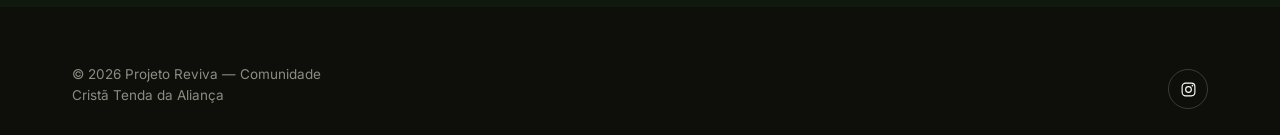
<file: equipe.html>
<!DOCTYPE html>
<html lang="pt-BR">
<head>
<meta charset="UTF-8">
<meta name="viewport" content="width=device-width, initial-scale=1.0, viewport-fit=cover">
<title>Nossa Equipe — Projeto Reviva</title>
<meta name="description" content="Conheça quem lidera o Projeto Reviva: Josué Silva, Rebecca Oliveira e Bruno Oliveira, formando crianças e adolescentes através do Jiu-Jitsu e da fé em Fortaleza.">

<meta property="og:type" content="website">
<meta property="og:title" content="Nossa Equipe — Projeto Reviva">
<meta property="og:description" content="Conheça quem lidera o Projeto Reviva em Fortaleza.">
<meta property="og:image" content="https://projetoreviva.vercel.app/img/lideres-conversando.jpg">
<meta property="og:locale" content="pt_BR">
<meta name="twitter:card" content="summary_large_image">
<meta name="twitter:title" content="Nossa Equipe — Projeto Reviva">
<meta name="twitter:image" content="https://projetoreviva.vercel.app/img/lideres-conversando.jpg">

<link rel="icon" type="image/png" href="img/logo-reviva-small.png">
<link rel="canonical" href="https://projetoreviva.vercel.app/equipe">
<link rel="preconnect" href="https://fonts.googleapis.com">
<link rel="preconnect" href="https://fonts.gstatic.com" crossorigin>
<link href="https://fonts.googleapis.com/css2?family=Archivo+Black&family=Inter:wght@400;500;600;700;800;900&family=JetBrains+Mono:wght@400;500;600&display=swap" rel="stylesheet">
<link rel="stylesheet" href="style.css">
<link rel="stylesheet" href="equipe.css">
</head>
<body>

<div class="belt-progress" id="beltProgress"></div>

<header>
  <div class="header-inner wrap">
    <a href="/" class="logo" aria-label="Página inicial do Projeto Reviva">
      <img src="img/logo-reviva-small.png" alt="Logo Projeto Reviva">
      <span class="logo-text">Reviva</span>
    </a>
    <nav class="desktop-nav">
      <a href="/#sobre">Sobre</a>
      <a href="/#dia-a-dia">Dia a dia</a>
      <a href="/equipe">Equipe</a>
      <a href="/#acao-social">Ação Social</a>
      <a href="/#inscricao">Inscreva-se</a>
      <a href="/#local">Onde estamos</a>
    </nav>
    <a class="header-cta desktop-only" href="/#inscricao">Quero inscrever meu filho</a>
    <button class="menu-toggle" id="menuToggle" aria-label="Abrir menu" aria-expanded="false" aria-controls="mobileMenu">
      <svg class="icon-open" viewBox="0 0 24 24" fill="none"><path d="M4 7h16M4 12h16M4 17h16" stroke="#15160F" stroke-width="2" stroke-linecap="round"/></svg>
      <svg class="icon-close" viewBox="0 0 24 24" fill="none"><path d="M6 6l12 12M18 6L6 18" stroke="#15160F" stroke-width="2" stroke-linecap="round"/></svg>
    </button>
  </div>
</header>

<div class="mobile-menu" id="mobileMenu">
  <nav>
    <a href="/#sobre" class="mm-link">Sobre</a>
    <a href="/#dia-a-dia" class="mm-link">Dia a dia</a>
    <a href="/equipe" class="mm-link">Equipe</a>
    <a href="/#acao-social" class="mm-link">Ação Social</a>
    <a href="/#inscricao" class="mm-link">Inscreva-se</a>
    <a href="/#local" class="mm-link">Onde estamos</a>
  </nav>
  <a href="/#inscricao" class="btn btn-primary mm-link">Quero inscrever meu filho</a>
  <p class="mobile-menu-footer mt-32">Comunidade Cristã Tenda da Aliança<br>Fortaleza · CE</p>
</div>

<a href="/#inscricao" class="floating-cta" id="floatingCta">
  Inscrever meu filho →
</a>

<main>

  <section class="hero">
    <div class="wrap">
      <div class="hero-inner reveal">
        <div class="hero-kicker">
          <img src="img/logo-reviva-small.png" alt="">
          <span>Projeto Reviva</span>
        </div>
        <h1 class="hero-title">Nossa <span class="accent">equipe</span></h1>
        <p class="hero-sub">Três pessoas que decidiram unir esporte e fé para transformar a realidade de crianças e adolescentes de Prefeito José Walter, Fortaleza.</p>
      </div>
    </div>
  </section>

  <section class="pt-0">
    <div class="wrap">

      <div class="lider reveal">
        <div class="lider-photo">
          <picture><source srcset="img/foto-josue-individual.webp" type="image/webp"><img src="img/foto-josue-individual.jpg" alt="Josué Silva, instrutor do Projeto Reviva, faixa azul de Jiu-Jitsu"></picture>
        </div>
        <div>
          <div class="lider-role">Instrutor de Jiu-Jitsu</div>
          <h3 class="lider-name">Josué Silva</h3>
          <span class="lider-belt">Faixa Azul</span>
          <p class="bio">Educador físico há 3 anos, com 6 anos de prática em Jiu-Jitsu e 10 anos de Muay Thai. É quem conduz os treinos no tatame, ensinando técnica, respeito e disciplina para cada criança e adolescente do Reviva.</p>
          <div class="lider-facts">
            <div class="lider-fact"><span class="n">10</span><span class="l">Anos de Muay Thai</span></div>
            <div class="lider-fact"><span class="n">6</span><span class="l">Anos de Jiu-Jitsu</span></div>
            <div class="lider-fact"><span class="n">3</span><span class="l">Anos como educador físico</span></div>
          </div>
        </div>
      </div>

      <div class="lider reveal">
        <div class="lider-photo">
          <picture><source srcset="img/rebecca-sabino.webp" type="image/webp"><img src="img/rebecca-sabino.jpg" alt="Rebecca Oliveira, coordenação e liderança do Projeto Reviva"></picture>
        </div>
        <div>
          <div class="lider-role">Coordenação &amp; Liderança</div>
          <h3 class="lider-name">Rebecca Oliveira</h3>
          <p class="bio">Uma das idealizadoras do Projeto Reviva, responsável pela coordenação e pelo acolhimento das crianças e famílias, cuidando para que cada aluno se sinta parte da comunidade.</p>
        </div>
      </div>

      <div class="lider reveal">
        <div class="lider-photo">
          <picture><source srcset="img/bruno-oliveira.webp" type="image/webp"><img src="img/bruno-oliveira.jpg" alt="Bruno Oliveira, coordenação e liderança do Projeto Reviva"></picture>
        </div>
        <div>
          <div class="lider-role">Coordenação &amp; Liderança</div>
          <h3 class="lider-name">Bruno Oliveira</h3>
          <p class="bio">Um dos idealizadores do Projeto Reviva, atuando junto à Comunidade Cristã Tenda da Aliança na estrutura e sustentação do projeto, ao lado de Josué e Rebecca.</p>
        </div>
      </div>

    </div>
  </section>

  <section class="valores">
    <div class="wrap">
      <div class="section-head reveal">
        <span class="eyebrow">O que nos move</span>
        <h2 class="section-title">Uma equipe,<br>um propósito</h2>
      </div>
      <div class="valores-grid reveal">
        <div class="valor-row">
          <div class="num">01</div>
          <div><h4>Técnica com propósito</h4><p>Cada aula de Jiu-Jitsu é conduzida com seriedade técnica — mas sempre a serviço da formação de caráter, não só do resultado esportivo.</p></div>
        </div>
        <div class="valor-row">
          <div class="num">02</div>
          <div><h4>Acolhimento real</h4><p>Nenhuma criança é só mais um número. A equipe conhece cada aluno e cada família pelo nome, e cuida de perto de cada história.</p></div>
        </div>
        <div class="valor-row">
          <div class="num">03</div>
          <div><h4>Fé como base</h4><p>Dentro da Comunidade Cristã Tenda da Aliança, o trabalho da equipe é sustentado pela convicção de que fé e esporte transformam vidas juntos.</p></div>
        </div>
      </div>
    </div>
  </section>

  <section class="cta-final">
    <div class="wrap">
      <span class="eyebrow on-dark">Venha conhecer de perto</span>
      <h2>Nossa equipe está pronta para receber seu filho ou filha</h2>
      <p class="sub">Manda uma mensagem no Instagram e a gente te explica como começar no Projeto Reviva.</p>
      <div class="cta-final-actions">
        <a href="/#inscricao" class="btn btn-primary">Quero inscrever meu filho</a>
        <a href="/" class="btn btn-outline-light">Voltar ao início</a>
      </div>
    </div>
  </section>

</main>

<footer>
  <div class="wrap footer-inner">
    <p class="desc">© 2026 Projeto Reviva — Comunidade Cristã Tenda da Aliança</p>
    <div class="social-row">
      <a href="https://www.instagram.com/projetorevivaoficial" target="_blank" rel="noopener" aria-label="Instagram do Projeto Reviva">
        <svg viewBox="0 0 24 24" fill="none"><rect x="3" y="3" width="18" height="18" rx="5" stroke="#FDFDF9" stroke-width="1.6"/><circle cx="12" cy="12" r="4" stroke="#FDFDF9" stroke-width="1.6"/><circle cx="17.5" cy="6.5" r="1.2" fill="#FDFDF9"/></svg>
      </a>
    </div>
  </div>
</footer>

<script src="app.js"></script>
</body>
</html>
</file>
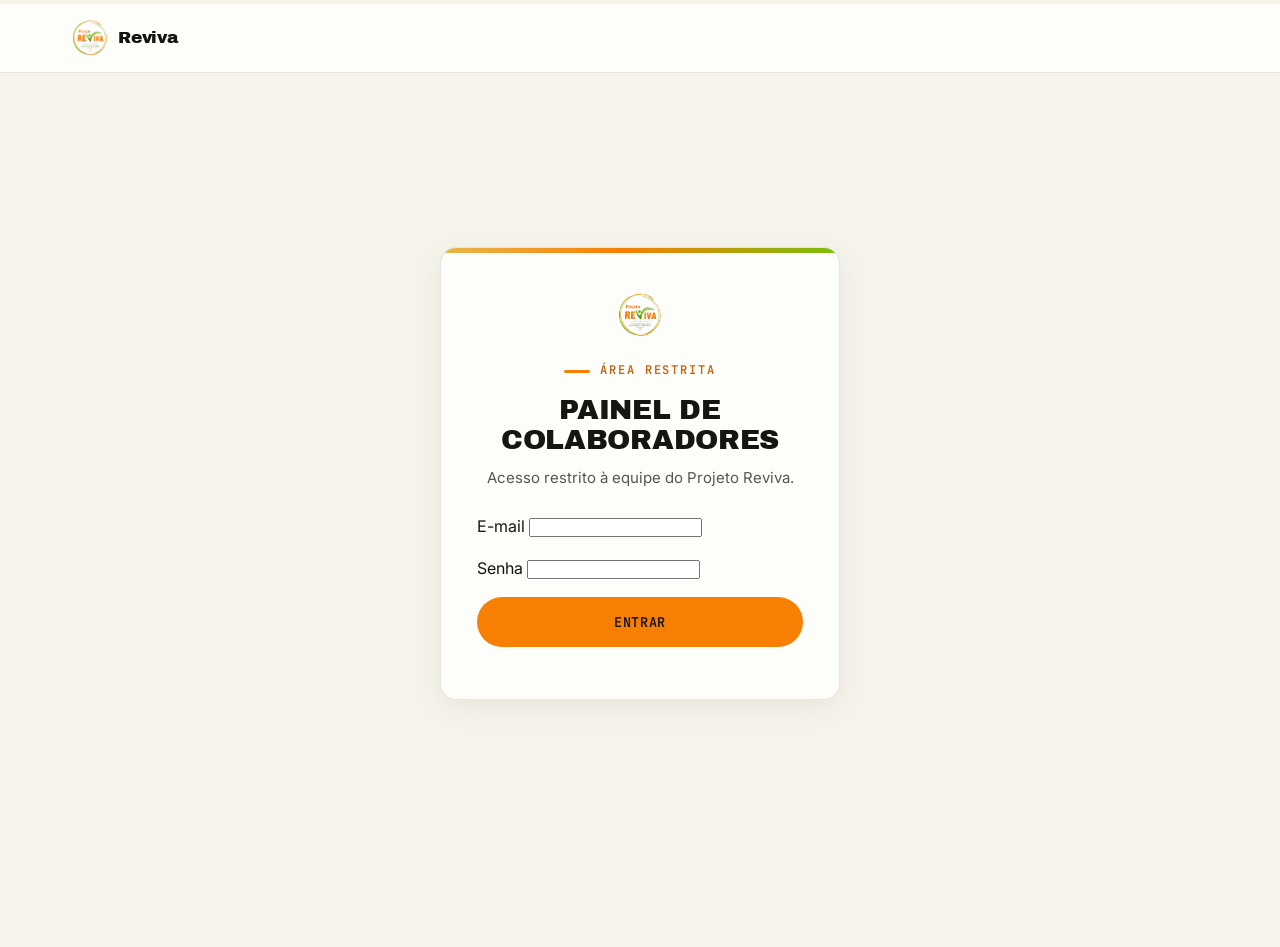
<file: painel.html>
<!DOCTYPE html>
<html lang="pt-BR">
<head>
<meta charset="UTF-8">
<meta name="viewport" content="width=device-width, initial-scale=1.0, viewport-fit=cover">
<title>Painel de Colaboradores — Projeto Reviva</title>
<meta name="robots" content="noindex, nofollow">

<link rel="icon" type="image/png" href="img/logo-reviva-small.png">
<link rel="preconnect" href="https://fonts.googleapis.com">
<link rel="preconnect" href="https://fonts.gstatic.com" crossorigin>
<link href="https://fonts.googleapis.com/css2?family=Archivo+Black&family=Inter:wght@400;500;600;700;800;900&family=JetBrains+Mono:wght@400;500;600&display=swap" rel="stylesheet">
<link rel="stylesheet" href="style.css">
<link rel="stylesheet" href="painel.css">
</head>
<body class="painel-body">

<header class="painel-header">
  <div class="wrap painel-header-inner">
    <a href="/" class="logo">
      <img src="img/logo-reviva-small.png" alt="Logo Projeto Reviva">
      <span class="logo-text">Reviva</span>
    </a>
    <div id="painelUserInfo" class="painel-user-info hidden">
      <span id="painelUserNome"></span>
      <button id="painelLogoutBtn" class="btn btn-outline-dark">Sair</button>
    </div>
  </div>
</header>

<main class="wrap painel-main">

  <section id="loginSection" class="painel-login">
    <div class="painel-login-card">
      <div class="painel-login-belt"></div>
      <div class="painel-login-body">
        <img src="img/logo-reviva-small.png" alt="" class="painel-login-logo">
        <span class="eyebrow">Área restrita</span>
        <h1 class="painel-login-title">Painel de<br>colaboradores</h1>
        <p class="painel-sub">Acesso restrito à equipe do Projeto Reviva.</p>
        <form id="loginForm" class="painel-form" novalidate>
          <div class="form-row">
            <label for="loginEmail">E-mail</label>
            <input type="email" id="loginEmail" name="email" required autocomplete="username">
          </div>
          <div class="form-row">
            <label for="loginSenha">Senha</label>
            <input type="password" id="loginSenha" name="senha" required autocomplete="current-password">
          </div>
          <button type="submit" class="btn btn-primary" id="loginSubmit">Entrar</button>
          <p id="loginMsg" class="inscricao-msg" role="status" aria-live="polite"></p>
        </form>
      </div>
    </div>
  </section>

  <section id="dashboardSection" class="painel-dashboard hidden">
    <div class="painel-dashboard-head">
      <h1 class="section-title">Inscrições recebidas</h1>
      <div class="painel-filtro">
        <label for="filtroStatus">Filtrar por status</label>
        <select id="filtroStatus">
          <option value="">Todas</option>
          <option value="pendente">Pendente</option>
          <option value="contatado">Contatado</option>
          <option value="matriculado">Matriculado</option>
          <option value="descartado">Descartado</option>
        </select>
      </div>
    </div>

    <p id="dashboardMsg" class="inscricao-msg" role="status" aria-live="polite"></p>

    <div class="painel-table-wrap">
      <table class="painel-table" id="inscricoesTable">
        <thead>
          <tr>
            <th>Criança</th>
            <th>Idade</th>
            <th>Responsável</th>
            <th>WhatsApp</th>
            <th>Recebida em</th>
            <th>Status</th>
          </tr>
        </thead>
        <tbody id="inscricoesTbody"></tbody>
      </table>
    </div>
  </section>

</main>

<script src="painel.js"></script>
</body>
</html>
</file>
<file: style.css>
/* ===================================================================
   Projeto Reviva — Stylesheet compartilhado
   Usado por: index.html, equipe.html
   =================================================================== */

:root {
  --ink: #15160F;
  --ink-forest: #10190E;
  --ink-soft: #2A2B23;
  --paper: #FDFDF9;
  --paper-warm: #F6F3EA;
  --orange: #F77F04;
  --orange-deep: #C4630A;
  --green: #78BF0A;
  --green-deep: #4E8A05;
  --gold: #E8B84B;
  --line: rgba(21,22,15,0.1);

  --display: 'Archivo Black', 'Inter', sans-serif;
  --body: 'Inter', -apple-system, sans-serif;
  --mono: 'JetBrains Mono', monospace;
}

* { margin: 0; padding: 0; box-sizing: border-box; }
html { scroll-behavior: smooth; }
body {
  background: var(--paper);
  color: var(--ink);
  font-family: var(--body);
  line-height: 1.6;
  overflow-x: hidden;
  -webkit-font-smoothing: antialiased;
}
img, svg, picture { display: block; max-width: 100%; }
picture img { width: 100%; height: 100%; }
a { color: inherit; text-decoration: none; }
.wrap { max-width: 1200px; margin: 0 auto; padding: 0 32px; }
@media (max-width: 640px) { .wrap { padding: 0 20px; } }
@media (prefers-reduced-motion: reduce) { * { animation: none !important; transition: none !important; } }
body.menu-open { overflow: hidden; }

::selection { background: var(--orange); color: var(--paper); }

.eyebrow {
  font-family: var(--mono); font-size: 12px; letter-spacing: 0.16em; text-transform: uppercase;
  color: var(--orange-deep); font-weight: 600; display: inline-flex; align-items: center; gap: 10px;
}
.eyebrow::before { content: ''; width: 26px; height: 3px; background: var(--orange); display: inline-block; border-radius: 2px; }
.eyebrow.on-dark { color: var(--gold); }
.eyebrow.on-dark::before { background: var(--gold); }

.link-inline { color: var(--orange-deep); font-weight: 600; text-decoration: underline; text-underline-offset: 3px; }

h1, h2, h3 { font-family: var(--display); font-weight: 400; letter-spacing: -0.01em; line-height: 1.05; }

/* ================= FAIXA PROGRESS BAR (signature) ================= */
.belt-progress {
  position: fixed; top: 0; left: 0; height: 4px; z-index: 200;
  background: linear-gradient(90deg, #EDEDE8 0%, #9C9C94 20%, var(--gold) 45%, var(--orange) 70%, var(--green) 100%);
  width: 100%;
  transform-origin: left;
  transform: scaleX(0);
}

/* ================= HEADER ================= */
header {
  position: fixed; top: 4px; left: 0; right: 0; z-index: 100;
  background: rgba(253, 253, 249, 0.85);
  backdrop-filter: blur(12px) saturate(1.4);
  border-bottom: 1px solid var(--line);
}
.header-inner { max-width: 1200px; margin: 0 auto; padding: 13px 32px; display: flex; align-items: center; justify-content: space-between; }
@media (max-width: 640px) { .header-inner { padding: 12px 20px; } }
.logo { display: flex; align-items: center; gap: 10px; }
.logo img { width: 36px; height: 36px; border-radius: 50%; }
.logo-text { font-family: var(--display); font-size: 17px; letter-spacing: -0.01em; }
nav.desktop-nav { display: flex; gap: 30px; font-family: var(--mono); font-size: 13px; letter-spacing: 0.02em; }
nav.desktop-nav a { position: relative; padding: 4px 0; font-weight: 500; }
nav.desktop-nav a::after { content: ''; position: absolute; bottom: 0; left: 0; width: 0%; height: 2px; background: var(--orange); transition: width 0.25s ease; }
nav.desktop-nav a:hover::after { width: 100%; }
.header-cta {
  background: var(--ink); color: var(--paper); padding: 11px 22px; border-radius: 100px;
  font-family: var(--mono); font-size: 12.5px; font-weight: 600; letter-spacing: 0.02em;
  transition: background 0.25s ease, transform 0.2s ease;
}
.header-cta:hover { background: var(--orange); transform: translateY(-1px); }

.menu-toggle {
  display: none; width: 44px; height: 44px; border-radius: 50%; border: 1px solid var(--line);
  background: var(--paper); align-items: center; justify-content: center; cursor: pointer; flex-shrink: 0;
}
.menu-toggle svg { width: 20px; height: 20px; }
.menu-toggle .icon-close { display: none; }
body.menu-open .menu-toggle .icon-open { display: none; }
body.menu-open .menu-toggle .icon-close { display: block; }

@media (max-width: 860px) {
  nav.desktop-nav { display: none; }
  .header-cta.desktop-only { display: none; }
  .menu-toggle { display: flex; }
}

/* ---- mobile menu overlay ---- */
.mobile-menu {
  position: fixed; inset: 0; z-index: 90; background: var(--ink);
  display: flex; flex-direction: column; justify-content: center;
  padding: 32px; transform: translateY(-100%); transition: transform 0.35s cubic-bezier(.16,1,.3,1);
  overflow-y: auto;
}
body.menu-open .mobile-menu { transform: translateY(0); }
.mobile-menu nav { display: flex; flex-direction: column; gap: 4px; margin-bottom: 32px; }
.mobile-menu nav a {
  font-family: var(--display); font-size: clamp(26px, 8vw, 34px); color: var(--paper); padding: 10px 0;
  border-bottom: 1px solid rgba(253,253,249,0.1);
}
.mobile-menu .header-cta { display: inline-flex; width: fit-content; }
.mobile-menu-footer { font-family: var(--mono); font-size: 12px; color: #8C8C82; }

/* ================= BUTTONS ================= */
.btn {
  display: inline-flex; align-items: center; gap: 10px; padding: 16px 28px; border-radius: 100px;
  font-family: var(--mono); font-size: 13.5px; font-weight: 600; letter-spacing: 0.02em;
  cursor: pointer; border: none; transition: background 0.15s ease, opacity 0.15s ease;
  white-space: nowrap; min-height: 48px;
}
.btn-primary { background: var(--orange); color: var(--ink); }
.btn-primary:hover { opacity: 0.88; }
.btn-primary, .btn-solid-dark { text-transform: uppercase; letter-spacing: 0.04em; }
.btn-outline-light { background: transparent; color: var(--paper); border: 1.5px solid rgba(253,253,249,0.35); }
.btn-outline-light:hover { background: rgba(253,253,249,0.08); border-color: rgba(253,253,249,0.55); }
.btn-outline-dark { background: transparent; color: var(--ink); border: 1.5px solid rgba(21,22,15,0.3); }
.btn-outline-dark:hover { background: var(--ink); color: var(--paper); }
.btn-solid-dark { background: var(--ink); color: var(--paper); }
.btn-solid-dark:hover { opacity: 0.88; }

/* ================= SECTIONS (shared rhythm) ================= */
section { padding: 88px 0; position: relative; }
@media (max-width: 640px) { section { padding: 64px 0; } }
.section-head { max-width: 620px; margin-bottom: 50px; }
@media (max-width: 640px) { .section-head { margin-bottom: 36px; } }
.section-title { font-size: clamp(28px, 3.8vw, 46px); margin-top: 16px; color: var(--ink); text-transform: uppercase; letter-spacing: 0.01em; }

/* ================= FOOTER ================= */
footer { background: #0E0F0A; color: var(--paper); padding: 54px 0 26px; }
.footer-top { display: grid; grid-template-columns: 1.3fr 1fr 1fr; gap: 42px; padding-bottom: 36px; border-bottom: 1px solid rgba(253,253,249,0.1); }
.footer-logo { display: flex; align-items: center; gap: 10px; margin-bottom: 14px; }
.footer-logo img { width: 32px; height: 32px; border-radius: 50%; }
.footer-logo span { font-family: var(--display); font-size: 17px; }
footer .desc { font-size: 13.5px; color: #8C8C82; max-width: 280px; line-height: 1.6; }
.footer-col h5 { font-family: var(--mono); font-size: 10.5px; letter-spacing: 0.05em; text-transform: uppercase; color: var(--gold); margin-bottom: 14px; }
.footer-col a, .footer-col p { display: block; font-size: 13.5px; color: #C4C4B8; margin-bottom: 9px; transition: color 0.2s ease; }
.footer-col a:hover { color: var(--orange); }
.social-row { display: flex; gap: 10px; margin-top: 8px; }
.social-row a { width: 40px; height: 40px; border-radius: 50%; border: 1px solid rgba(253,253,249,0.18); display: flex; align-items: center; justify-content: center; transition: background 0.2s ease, border-color 0.2s ease; }
.social-row a:hover { background: var(--orange); border-color: var(--orange); }
.social-row svg { width: 17px; height: 17px; }
.footer-bottom { padding-top: 22px; display: flex; justify-content: space-between; flex-wrap: wrap; gap: 10px; font-family: var(--mono); font-size: 11px; color: #5f5f56; }
.footer-inner { display: flex; justify-content: space-between; align-items: center; flex-wrap: wrap; gap: 16px; }
@media (max-width: 760px) { .footer-top { grid-template-columns: 1fr; gap: 26px; } }

/* ================= FLOATING MOBILE CTA (item 12) ================= */
.floating-cta {
  position: fixed; left: 16px; right: 16px;
  bottom: 16px;
  bottom: max(16px, env(safe-area-inset-bottom));
  z-index: 80;
  display: none; align-items: center; justify-content: center; gap: 8px;
  background: var(--orange); color: var(--ink); padding: 15px 20px; border-radius: 100px;
  font-family: var(--mono); font-size: 13.5px; font-weight: 700; letter-spacing: 0.02em;
  box-shadow: 0 4px 14px rgba(0,0,0,0.18);
  transform: translateY(120%); transition: transform 0.3s ease;
}
.floating-cta.visible { transform: translateY(0); }
@media (max-width: 860px) { .floating-cta { display: flex; } }
body.menu-open .floating-cta { display: none; }

/* ================= SCROLL REVEAL ================= */
.reveal { opacity: 0; transform: translateY(24px); transition: opacity 0.7s cubic-bezier(.16,1,.3,1), transform 0.7s cubic-bezier(.16,1,.3,1); }
.reveal.in { opacity: 1; transform: translateY(0); }

a:focus-visible, button:focus-visible, [role="button"]:focus-visible { outline: 3px solid var(--green); outline-offset: 3px; }

/* ================= UTILITY CLASSES (substituem estilos inline) ================= */
.mt-32 { margin-top: 32px; }
.mb-36 { margin-bottom: 36px; }
.mb-30 { margin-bottom: 30px; }
.pt-0 { padding-top: 0; }
.text-paper { color: var(--paper); }

@media (max-width: 860px) {
  .instrutor-link, .carousel-btn, .menu-toggle { min-height: 44px; }
}
</file>
<file: home.css>
.hero { position: relative; padding: 148px 0 0; overflow: hidden; background: var(--ink-forest); color: var(--paper); }
  @media (max-width: 640px) { .hero { padding-top: 122px; } }
  .hero-grid { display: grid; grid-template-columns: 1.05fr 0.95fr; gap: 50px; align-items: center; position: relative; padding-bottom: 60px; }
  .hero-kicker { display: flex; align-items: center; gap: 10px; margin-bottom: 18px; }
  .hero-kicker img { width: 30px; height: 30px; border-radius: 50%; }
  .hero-kicker span { font-family: var(--mono); font-size: 12px; letter-spacing: 0.14em; text-transform: uppercase; color: var(--gold); font-weight: 600; }
  .hero-title { font-size: clamp(38px, 5.6vw, 78px); margin: 0 0 16px; color: var(--paper); }
  .hero-title .hi { color: var(--orange); }
  .hero-location { font-family: var(--mono); font-size: 12.5px; letter-spacing: 0.04em; color: #8C8C82; margin-bottom: 22px; }
  .hero-sub { font-size: 17px; max-width: 460px; color: #C9C9BE; margin-bottom: 32px; }
  .hero-actions { display: flex; gap: 14px; flex-wrap: wrap; margin-bottom: 42px; }
  .hero-stats { display: flex; gap: 34px; flex-wrap: wrap; }
  .stat-num { font-family: var(--display); font-size: 28px; color: var(--paper); line-height: 1; }
  .hero-stats > div:nth-child(1) .stat-num { color: var(--orange); }
  .hero-stats > div:nth-child(2) .stat-num { color: var(--green); }
  .stat-label { font-family: var(--mono); font-size: 10.5px; letter-spacing: 0.05em; text-transform: uppercase; color: #8C8C82; margin-top: 8px; }
  .hero-visual { position: relative; }
  .hero-photo { border-radius: 10px; overflow: hidden; position: relative; aspect-ratio: 4/5; }
  .hero-photo img { width: 100%; height: 100%; object-fit: cover; object-position: center 20%; }
  .hero-photo-badge {
    position: absolute; bottom: 16px; left: 16px; z-index: 2;
    background: rgba(21,22,15,0.72); padding: 8px 14px; border-radius: 6px;
    font-family: var(--mono); font-size: 11.5px; letter-spacing: 0.02em; text-transform: uppercase; color: var(--paper);
  }
  @media (max-width: 900px) {
    .hero-grid { grid-template-columns: 1fr; padding-bottom: 40px; gap: 30px; }
    .hero-visual { order: -1; max-width: 420px; margin: 0 auto; }
    .hero-photo { aspect-ratio: 1/1; }
    .hero-photo img { object-position: center 78%; }
    .hero-actions .btn { flex: 1 1 auto; justify-content: center; }
  }
  @media (max-width: 420px) { .hero-stats { gap: 22px; } .stat-num { font-size: 24px; } }

  .faixa-texto { background: var(--orange); padding: 16px 0; }
  .faixa-texto p { font-family: var(--display); font-size: clamp(14px, 2vw, 18px); color: var(--ink); text-align: center; text-transform: uppercase; letter-spacing: 0.02em; }

  .sobre { background: var(--paper); }
  .sobre-grid { display: grid; grid-template-columns: 1.1fr 0.9fr; gap: 60px; align-items: start; }
  .sobre-text p { font-size: 16.5px; color: #45463C; margin-bottom: 18px; }
  .sobre-text strong { color: var(--ink); font-weight: 700; }
  .sobre-text strong.o { color: var(--orange-deep); }
  .stat-strip { display: grid; grid-template-columns: repeat(3, 1fr); gap: 12px; margin-top: 28px; }
  .stat-strip-item { background: var(--paper-warm); border-radius: 8px; padding: 18px 16px; border: 1px solid var(--line); }
  .stat-strip-item .n { font-family: var(--display); font-size: 21px; color: var(--orange); }
  .stat-strip-item:nth-child(3) .n { color: var(--green-deep); }
  .stat-strip-item .l { font-family: var(--mono); font-size: 9.5px; letter-spacing: 0.03em; text-transform: uppercase; color: #6b6c62; margin-top: 6px; }
  .pilar-stack { display: flex; flex-direction: column; }
  .pilar { padding: 20px 0; border-bottom: 1px solid var(--line); }
  .pilar:first-child { border-top: 1px solid var(--line); }
  .pilar .num { font-family: var(--mono); font-size: 11px; color: var(--orange-deep); font-weight: 700; letter-spacing: 0.04em; }
  .pilar:nth-child(3) .num { color: var(--green-deep); }
  .pilar h4 { font-family: var(--body); font-weight: 700; font-size: 17px; margin: 4px 0 6px; color: var(--ink); }
  .pilar p { font-size: 14px; color: #565750; line-height: 1.55; }
  @media (max-width: 900px) { .sobre-grid { grid-template-columns: 1fr; gap: 36px; } }
  @media (max-width: 520px) { .stat-strip { grid-template-columns: 1fr 1fr; } }

  .galeria { background: var(--ink); color: var(--paper); }
  .galeria-sub { color: #A8A89D; max-width: 540px; font-size: 15.5px; margin-top: 14px; }
  .carousel { position: relative; margin-top: 40px; }
  .carousel-track { display: flex; gap: 16px; overflow-x: auto; scroll-snap-type: x mandatory; padding-bottom: 8px; scrollbar-width: none; -webkit-overflow-scrolling: touch; }
  .carousel-track::-webkit-scrollbar { display: none; }
  .carousel-slide { scroll-snap-align: start; flex: 0 0 auto; width: 290px; border-radius: 10px; overflow: hidden; position: relative; background: var(--ink-soft); aspect-ratio: 3/4; }
  .carousel-slide img { width: 100%; height: 100%; object-fit: cover; }
  .carousel-caption { position: absolute; bottom: 0; left: 0; right: 0; background: linear-gradient(to top, rgba(0,0,0,0.8), transparent 65%); padding: 40px 16px 14px; font-family: var(--mono); font-size: 11px; letter-spacing: 0.02em; text-transform: uppercase; color: var(--paper); }
  .carousel-nav { display: flex; gap: 10px; margin-top: 22px; justify-content: space-between; align-items: center; }
  .carousel-hint { font-family: var(--mono); font-size: 11px; color: #6f6f65; letter-spacing: 0.02em; text-transform: uppercase; }
  .carousel-btns { display: flex; gap: 10px; }
  .carousel-btn { width: 44px; height: 44px; border-radius: 50%; border: 1px solid rgba(253,253,249,0.2); background: transparent; color: var(--paper); display: flex; align-items: center; justify-content: center; cursor: pointer; transition: background 0.15s ease, border-color 0.15s ease; }
  .carousel-btn:hover { background: rgba(253,253,249,0.1); border-color: rgba(253,253,249,0.4); }
  .carousel-btn svg { width: 18px; height: 18px; }
  @media (max-width: 640px) { .carousel-slide { width: 72vw; } .carousel-hint { display: none; } .carousel-nav { justify-content: flex-end; } }

  .equipe { background: var(--paper-warm); }
  .equipe .eyebrow { color: var(--green-deep); }
  .equipe .eyebrow::before { background: var(--green); }
  .equipe-grid { display: grid; grid-template-columns: repeat(3, 1fr); gap: 20px; }
  .membro-card { background: var(--paper); border: 1px solid var(--line); border-radius: 10px; overflow: hidden; }
  .membro-photo { aspect-ratio: 4/5; overflow: hidden; }
  .membro-photo img { width: 100%; height: 100%; object-fit: cover; }
  .membro-body { padding: 20px 22px; }
  .membro-role { font-family: var(--mono); font-size: 10.5px; letter-spacing: 0.05em; text-transform: uppercase; color: var(--orange-deep); font-weight: 600; margin-bottom: 6px; }
  .membro-name { font-family: var(--body); font-weight: 800; font-size: 18px; color: var(--ink); margin-bottom: 8px; }
  .membro-belt { display: inline-block; font-family: var(--mono); font-size: 10px; letter-spacing: 0.04em; text-transform: uppercase; padding: 4px 10px; border-radius: 4px; background: #2D5DA8; color: var(--paper); margin-bottom: 10px; }
  .membro-body p.bio { font-size: 13.5px; color: #565750; line-height: 1.5; }
  @media (max-width: 860px) { .equipe-grid { grid-template-columns: 1fr; max-width: 400px; margin: 0 auto; gap: 16px; } }
  .equipe-link { display: inline-block; margin-top: 32px; font-family: var(--mono); font-size: 12.5px; font-weight: 600; letter-spacing: 0.02em; color: var(--orange-deep); text-decoration: underline; text-underline-offset: 4px; }

  .acao-social { background: var(--paper); }
  .acao-grid { display: grid; grid-template-columns: repeat(4, 1fr); gap: 18px; margin-top: 44px; }
  .acao-card { border-radius: 10px; overflow: hidden; position: relative; aspect-ratio: 3/4; }
  .acao-card img { width: 100%; height: 100%; object-fit: cover; }
  .acao-caption { position: absolute; bottom: 0; left: 0; right: 0; background: linear-gradient(to top, rgba(0,0,0,0.78), transparent 65%); padding: 40px 16px 14px; font-family: var(--mono); font-size: 11px; letter-spacing: 0.02em; text-transform: uppercase; color: var(--paper); }
  .acao-intro { display: grid; grid-template-columns: 1fr 1fr; gap: 50px; align-items: center; }
  .acao-intro p { font-size: 16.5px; color: #45463C; margin-bottom: 16px; }
  .acao-intro strong { color: var(--ink); font-weight: 700; }
  .acao-label { font-family: var(--mono); font-size: 11px; font-weight: 600; letter-spacing: 0.04em; text-transform: uppercase; color: var(--green-deep); margin-bottom: 16px; display: block; }
  @media (max-width: 900px) { .acao-intro { grid-template-columns: 1fr; gap: 24px; } }
  @media (max-width: 760px) { .acao-grid { grid-template-columns: 1fr 1fr; } }
  @media (max-width: 480px) { .acao-grid { grid-template-columns: 1fr; } }

  .colaboradores { background: var(--paper-warm); padding-top: 64px; padding-bottom: 64px; }
  .colaboradores .eyebrow { color: var(--green-deep); }
  .colaboradores .eyebrow::before { background: var(--green); }
  .colab-sub { font-size: 15px; color: #565750; max-width: 520px; margin-top: -20px; margin-bottom: 32px; }
  .colab-grid { display: flex; flex-wrap: wrap; justify-content: center; gap: 16px; }
  .colab-item {
    background: var(--paper); border: 1px solid var(--line); border-radius: 8px;
    aspect-ratio: 1; display: flex; align-items: center; justify-content: center; padding: 16px;
    flex: 1 1 120px; max-width: 160px;
  }
  .colab-item picture, .colab-item img { width: 100%; height: 100%; object-fit: contain; }
  @media (max-width: 640px) { .colab-grid { gap: 12px; } .colab-item { flex: 0 1 calc(50% - 6px); max-width: none; } }

  .apadrinhar { background: var(--paper-warm); }
  .apadrinhar-box { display: grid; grid-template-columns: 1fr auto; gap: 36px; align-items: center; background: var(--green); border-radius: 12px; padding: 44px 48px; }
  .apadrinhar-box h3 { font-family: var(--body); font-weight: 800; font-size: 22px; line-height: 1.3; margin-bottom: 8px; color: #0E1608; }
  .apadrinhar-box p { font-size: 14.5px; color: rgba(14,22,8,0.75); max-width: 460px; }
  @media (max-width: 760px) { .apadrinhar-box { grid-template-columns: 1fr; text-align: center; padding: 34px; } .apadrinhar-box p { margin: 0 auto; } }

  .faq { background: var(--paper); }
  .faq-list { max-width: 760px; }
  .faq-item { border-bottom: 1px solid var(--line); }
  .faq-item:first-child { border-top: 1px solid var(--line); }
  .faq-question { display: flex; align-items: center; justify-content: space-between; gap: 20px; padding: 20px 2px; cursor: pointer; font-family: var(--body); font-weight: 700; font-size: 16px; color: var(--ink); }
  .faq-question .plus { font-family: var(--mono); font-size: 20px; color: var(--orange-deep); flex-shrink: 0; transition: transform 0.2s ease; }
  .faq-item.open .faq-question .plus { transform: rotate(45deg); }
  .faq-answer { max-height: 0; overflow: hidden; transition: max-height 0.3s ease; }
  .faq-item.open .faq-answer { max-height: 240px; }
  .faq-answer p { font-size: 14.5px; color: #565750; padding: 0 2px 20px; max-width: 640px; }

  .depoimento { background: var(--paper-warm); padding: 72px 0; }
  @media (max-width: 640px) { .depoimento { padding: 52px 0; } }
  .depoimento-box { max-width: 640px; margin: 0 auto; border-left: 3px solid var(--orange); padding-left: 24px; }
  .depoimento p.quote { font-family: var(--body); font-weight: 600; font-size: 19px; color: var(--ink); margin-bottom: 12px; line-height: 1.5; }
  .depoimento .author { font-family: var(--mono); font-size: 11.5px; letter-spacing: 0.03em; text-transform: uppercase; color: var(--orange-deep); font-weight: 600; }

  .local { background: var(--paper); }
  .local-grid { display: grid; grid-template-columns: 1fr 1fr; gap: 50px; align-items: center; }
  .info-card { background: var(--paper-warm); border: 1px solid var(--line); border-radius: 10px; padding: 30px 34px; }
  .info-row { padding: 16px 0; border-bottom: 1px solid var(--line); }
  .info-row:last-child { border-bottom: none; }
  .info-row h5 { font-family: var(--mono); font-size: 10.5px; letter-spacing: 0.04em; text-transform: uppercase; color: #7a7b70; margin-bottom: 4px; }
  .info-row p { font-size: 15px; color: var(--ink); font-weight: 600; }
  .map-embed { border-radius: 10px; overflow: hidden; aspect-ratio: 4/3; position: relative; border: 1px solid var(--line); }
  .map-embed iframe { width: 100%; height: 100%; border: 0; display: block; }
  @media (max-width: 860px) { .local-grid { grid-template-columns: 1fr; gap: 28px; } .map-embed { order: -1; } }

  .inscricao { background: var(--paper); }
  .inscricao-sub { font-size: 15.5px; color: #45463C; margin-top: 14px; max-width: 560px; }
  .inscricao-form { max-width: 460px; display: flex; flex-direction: column; gap: 18px; margin-top: 40px; }
  .form-row { display: flex; flex-direction: column; gap: 6px; }
  .form-row label { font-family: var(--mono); font-size: 11.5px; letter-spacing: 0.03em; text-transform: uppercase; color: #565750; font-weight: 600; }
  .form-row input {
    font-family: var(--body); font-size: 15px; color: var(--ink);
    background: var(--paper-warm); border: 1px solid var(--line); border-radius: 8px;
    padding: 13px 14px; min-height: 46px; transition: border-color 0.15s ease;
  }
  .form-row input:focus-visible { outline: none; border-color: var(--orange); }
  .inscricao-form .btn { align-self: flex-start; }
  @media (max-width: 480px) { .inscricao-form .btn { align-self: stretch; justify-content: center; } }
  .inscricao-msg { font-family: var(--mono); font-size: 13px; min-height: 18px; }
  .inscricao-msg.success { color: var(--green-deep); }
  .inscricao-msg.error { color: #C43A0A; }

  .cta-final { background: var(--ink-forest); color: var(--paper); text-align: center; padding: 96px 0; }
  @media (max-width: 640px) { .cta-final { padding: 64px 0; } }
  .cta-final h2 { font-size: clamp(32px, 5vw, 54px); margin: 16px auto 18px; max-width: 720px; color: var(--paper); }
  .cta-final p.sub { font-size: 16px; max-width: 460px; margin: 0 auto 34px; color: #B5B5AA; }
  .cta-final-actions { display: flex; gap: 14px; justify-content: center; flex-wrap: wrap; }
  @media (max-width: 480px) { .cta-final-actions { flex-direction: column; align-items: stretch; } .cta-final-actions .btn { justify-content: center; } }
</file>
<file: equipe.css>
.hero { position: relative; padding: 148px 0 60px; }
  @media (max-width: 640px) { .hero { padding: 122px 0 44px; } }
  .hero-kicker { display: flex; align-items: center; gap: 10px; margin-bottom: 16px; }
  .hero-kicker img { width: 28px; height: 28px; border-radius: 50%; }
  .hero-kicker span { font-family: var(--mono); font-size: 12px; letter-spacing: 0.14em; text-transform: uppercase; color: var(--orange-deep); font-weight: 600; }
  .hero-inner { max-width: 720px; }
  .hero-title { font-size: clamp(36px, 6vw, 68px); margin: 0 0 18px; color: var(--ink); }
  .hero-title .accent { color: var(--orange); }
  .hero-sub { font-size: 17px; max-width: 560px; color: #45463C; }

  .lider { display: grid; grid-template-columns: 300px 1fr; gap: 46px; align-items: center; padding: 50px 0; border-bottom: 1px solid var(--line); max-width: 880px; margin-left: auto; margin-right: auto; }
  .lider:last-child { border-bottom: none; }
  .lider:nth-child(even) { grid-template-columns: 1fr 300px; }
  .lider:nth-child(even) .lider-photo { order: 2; }
  .lider-photo { border-radius: 10px; overflow: hidden; aspect-ratio: 4/5; }
  .lider-photo img { width: 100%; height: 100%; object-fit: cover; }

  .lider-role { font-family: var(--mono); font-size: 11px; letter-spacing: 0.06em; text-transform: uppercase; color: var(--orange-deep); font-weight: 600; margin-bottom: 8px; }
  .lider-name { font-family: var(--body); font-weight: 800; font-size: 26px; color: var(--ink); margin-bottom: 12px; }
  .lider-belt { display: inline-block; font-family: var(--mono); font-size: 10.5px; letter-spacing: 0.04em; text-transform: uppercase; padding: 5px 12px; border-radius: 4px; background: #2D5DA8; color: var(--paper); margin-bottom: 14px; }
  .lider p.bio { font-size: 15px; color: #45463C; margin-bottom: 16px; max-width: 480px; }
  .lider-facts { display: flex; gap: 20px; flex-wrap: wrap; }
  .lider-fact .n { font-family: var(--display); font-size: 20px; color: var(--green-deep); }
  .lider-fact .l { font-family: var(--mono); font-size: 9.5px; letter-spacing: 0.03em; text-transform: uppercase; color: #6b6c62; }

  @media (max-width: 860px) {
    .lider, .lider:nth-child(even) { grid-template-columns: 1fr; gap: 22px; padding: 36px 0; }
    .lider:nth-child(even) .lider-photo { order: -1; }
    .lider-photo { max-width: 300px; margin: 0 auto; }
  }

  .valores { background: var(--paper-warm); }
  .valores .eyebrow { color: var(--green-deep); }
  .valores .eyebrow::before { background: var(--green); }
  .valores-grid { display: flex; flex-direction: column; margin-top: 36px; }
  .valor-row { display: grid; grid-template-columns: 60px 1fr; gap: 20px; padding: 22px 0; border-top: 1px solid var(--line); }
  .valor-row:last-child { border-bottom: 1px solid var(--line); }
  .valor-row .num { font-family: var(--display); font-size: 24px; color: var(--orange-deep); }
  .valor-row h4 { font-family: var(--body); font-weight: 700; font-size: 17px; margin-bottom: 6px; color: var(--ink); }
  .valor-row p { font-size: 14.5px; color: #565750; max-width: 600px; }

  .cta-final { background: var(--ink-forest); color: var(--paper); text-align: center; padding: 90px 0; }
  @media (max-width: 640px) { .cta-final { padding: 60px 0; } }
  .cta-final h2 { font-size: clamp(30px, 5vw, 48px); margin: 16px auto 18px; max-width: 680px; color: var(--paper); }
  .cta-final p.sub { font-size: 16px; max-width: 460px; margin: 0 auto 32px; color: #B5B5AA; }
  .cta-final-actions { display: flex; gap: 14px; justify-content: center; flex-wrap: wrap; }
  @media (max-width: 480px) { .cta-final-actions { flex-direction: column; align-items: stretch; } .cta-final-actions .btn { justify-content: center; } }
</file>
<file: painel.css>
.painel-body { background: var(--paper-warm); min-height: 100vh; }

.painel-header {
  background: var(--paper); border-bottom: 1px solid var(--line);
}
.painel-header-inner { padding: 16px 32px; display: flex; align-items: center; justify-content: space-between; }
@media (max-width: 640px) { .painel-header-inner { padding: 14px 20px; } }

.painel-user-info { display: flex; align-items: center; gap: 14px; font-family: var(--mono); font-size: 13px; }
.painel-user-info.hidden { display: none; }

.painel-main { padding: 56px 32px; max-width: 960px; }
@media (max-width: 640px) { .painel-main { padding: 40px 20px; } }

.painel-sub { color: #565750; font-size: 15px; margin-top: 8px; margin-bottom: 8px; }
.painel-login {
  display: flex; justify-content: center; align-items: center;
  min-height: calc(100vh - 65px); padding: 40px 20px;
}
.painel-login-card {
  width: 100%; max-width: 400px; background: var(--paper);
  border: 1px solid var(--line); border-radius: 16px; overflow: hidden;
  box-shadow: 0 8px 30px rgba(21,22,15,0.06);
}
.painel-login-belt {
  height: 5px;
  background: linear-gradient(90deg, var(--gold) 0%, var(--orange) 45%, var(--green) 100%);
}
.painel-login-body { padding: 40px 36px 36px; text-align: center; }
.painel-login-logo { width: 44px; height: 44px; border-radius: 50%; margin: 0 auto 18px; }
.painel-login-title {
  font-family: var(--display); font-size: 28px; line-height: 1.1; text-transform: uppercase;
  color: var(--ink); margin: 14px 0 10px;
}
.painel-login .painel-sub { text-align: center; margin-bottom: 4px; }
.painel-login .painel-form { text-align: left; margin-top: 24px; }

.painel-form { display: flex; flex-direction: column; gap: 16px; margin-top: 28px; }
.painel-form .btn { align-self: stretch; justify-content: center; }

.painel-dashboard.hidden, .painel-login.hidden { display: none; }

.painel-dashboard-head {
  display: flex; align-items: flex-end; justify-content: space-between; flex-wrap: wrap; gap: 16px;
  margin-bottom: 24px;
}
.painel-filtro { display: flex; flex-direction: column; gap: 6px; }
.painel-filtro label { font-family: var(--mono); font-size: 11px; letter-spacing: 0.03em; text-transform: uppercase; color: #565750; }
.painel-filtro select {
  font-family: var(--body); font-size: 14px; padding: 9px 12px; border-radius: 8px;
  border: 1px solid var(--line); background: var(--paper); color: var(--ink);
}

.painel-table-wrap { overflow-x: auto; background: var(--paper); border: 1px solid var(--line); border-radius: 10px; }
.painel-table { width: 100%; border-collapse: collapse; font-size: 14px; min-width: 640px; }
.painel-table th, .painel-table td { text-align: left; padding: 13px 16px; border-bottom: 1px solid var(--line); white-space: nowrap; }
.painel-table th { font-family: var(--mono); font-size: 10.5px; letter-spacing: 0.04em; text-transform: uppercase; color: #7a7b70; }
.painel-table tbody tr:last-child td { border-bottom: none; }
.painel-table tbody tr:hover { background: var(--paper-warm); }

.painel-status-select {
  font-family: var(--mono); font-size: 11.5px; padding: 6px 10px; border-radius: 100px;
  border: 1px solid var(--line); background: var(--paper-warm); color: var(--ink); cursor: pointer;
}
.painel-status-select[data-status="pendente"] { background: #FCEFD9; border-color: #E8B84B; }
.painel-status-select[data-status="contatado"] { background: #E8F1FF; border-color: #2D5DA8; }
.painel-status-select[data-status="matriculado"] { background: #EAF6D9; border-color: var(--green-deep); }
.painel-status-select[data-status="descartado"] { background: #F3E3E0; border-color: #C43A0A; }
</file>
